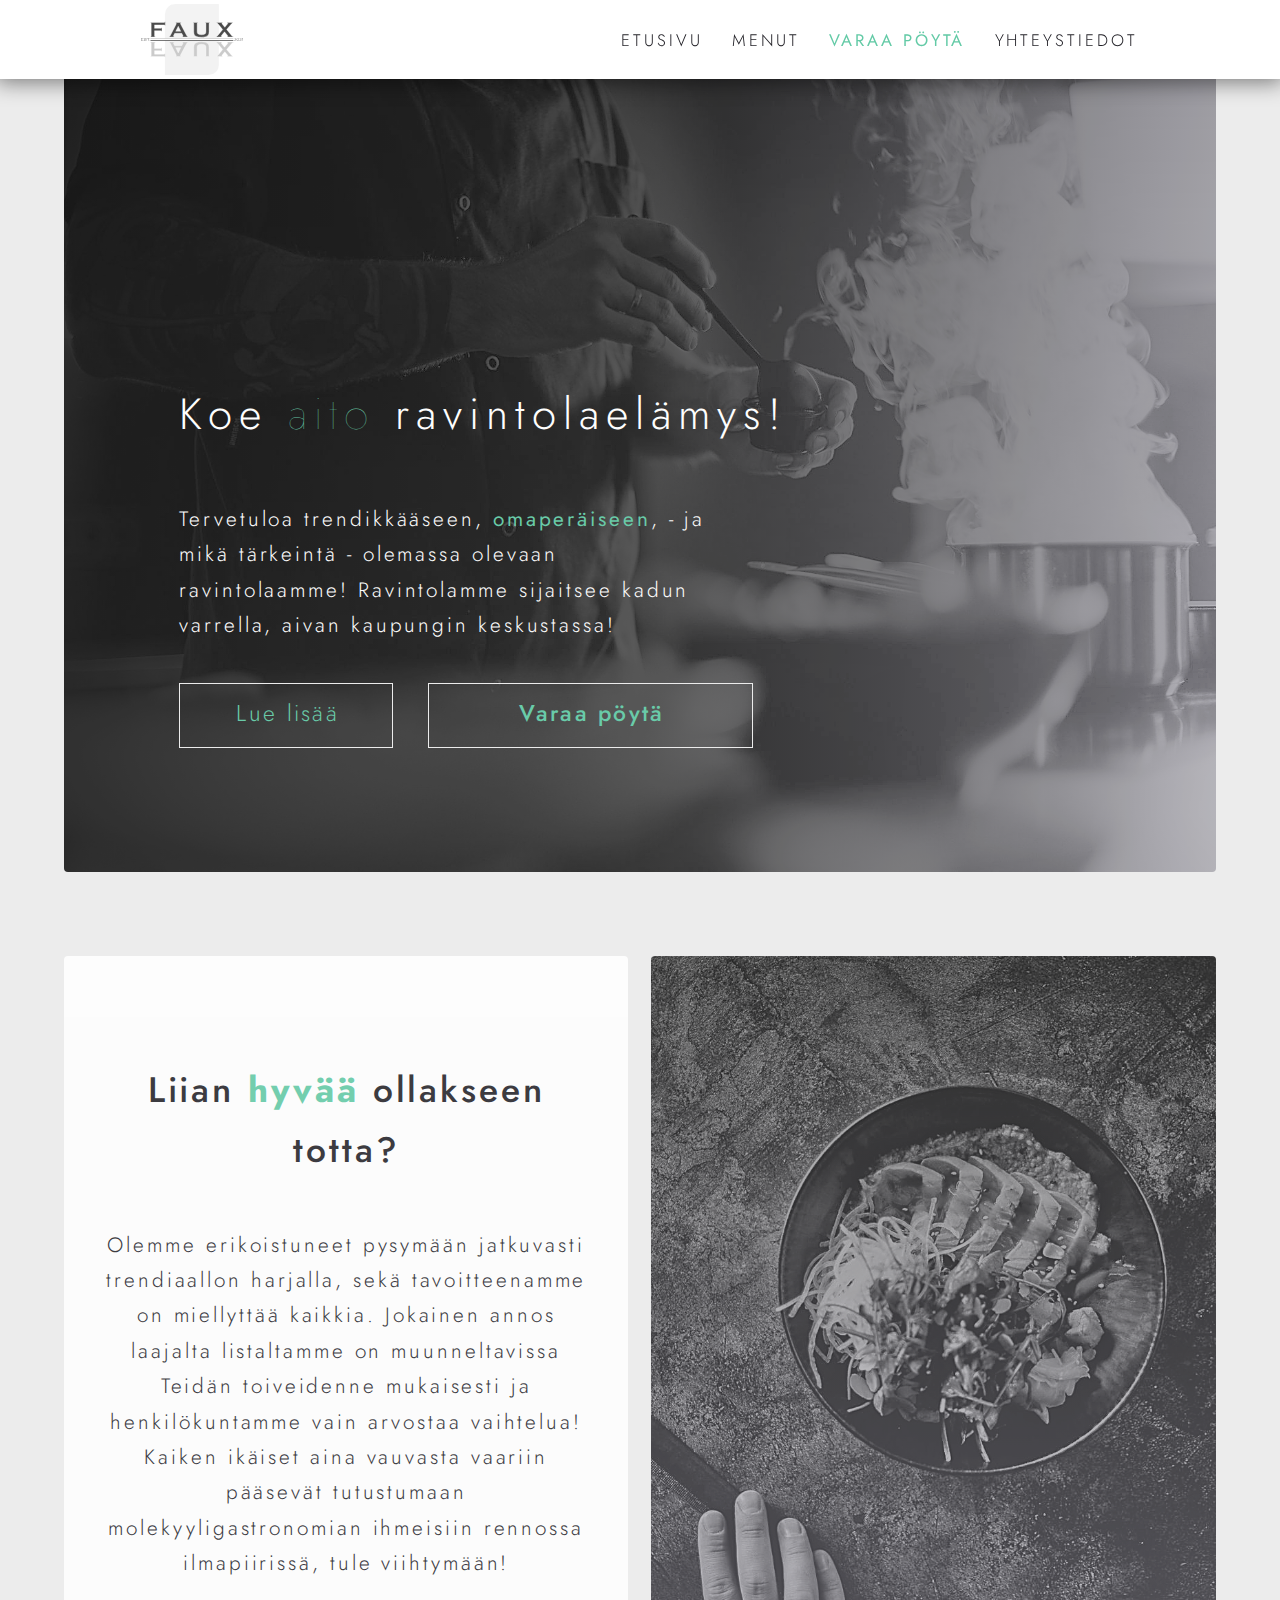
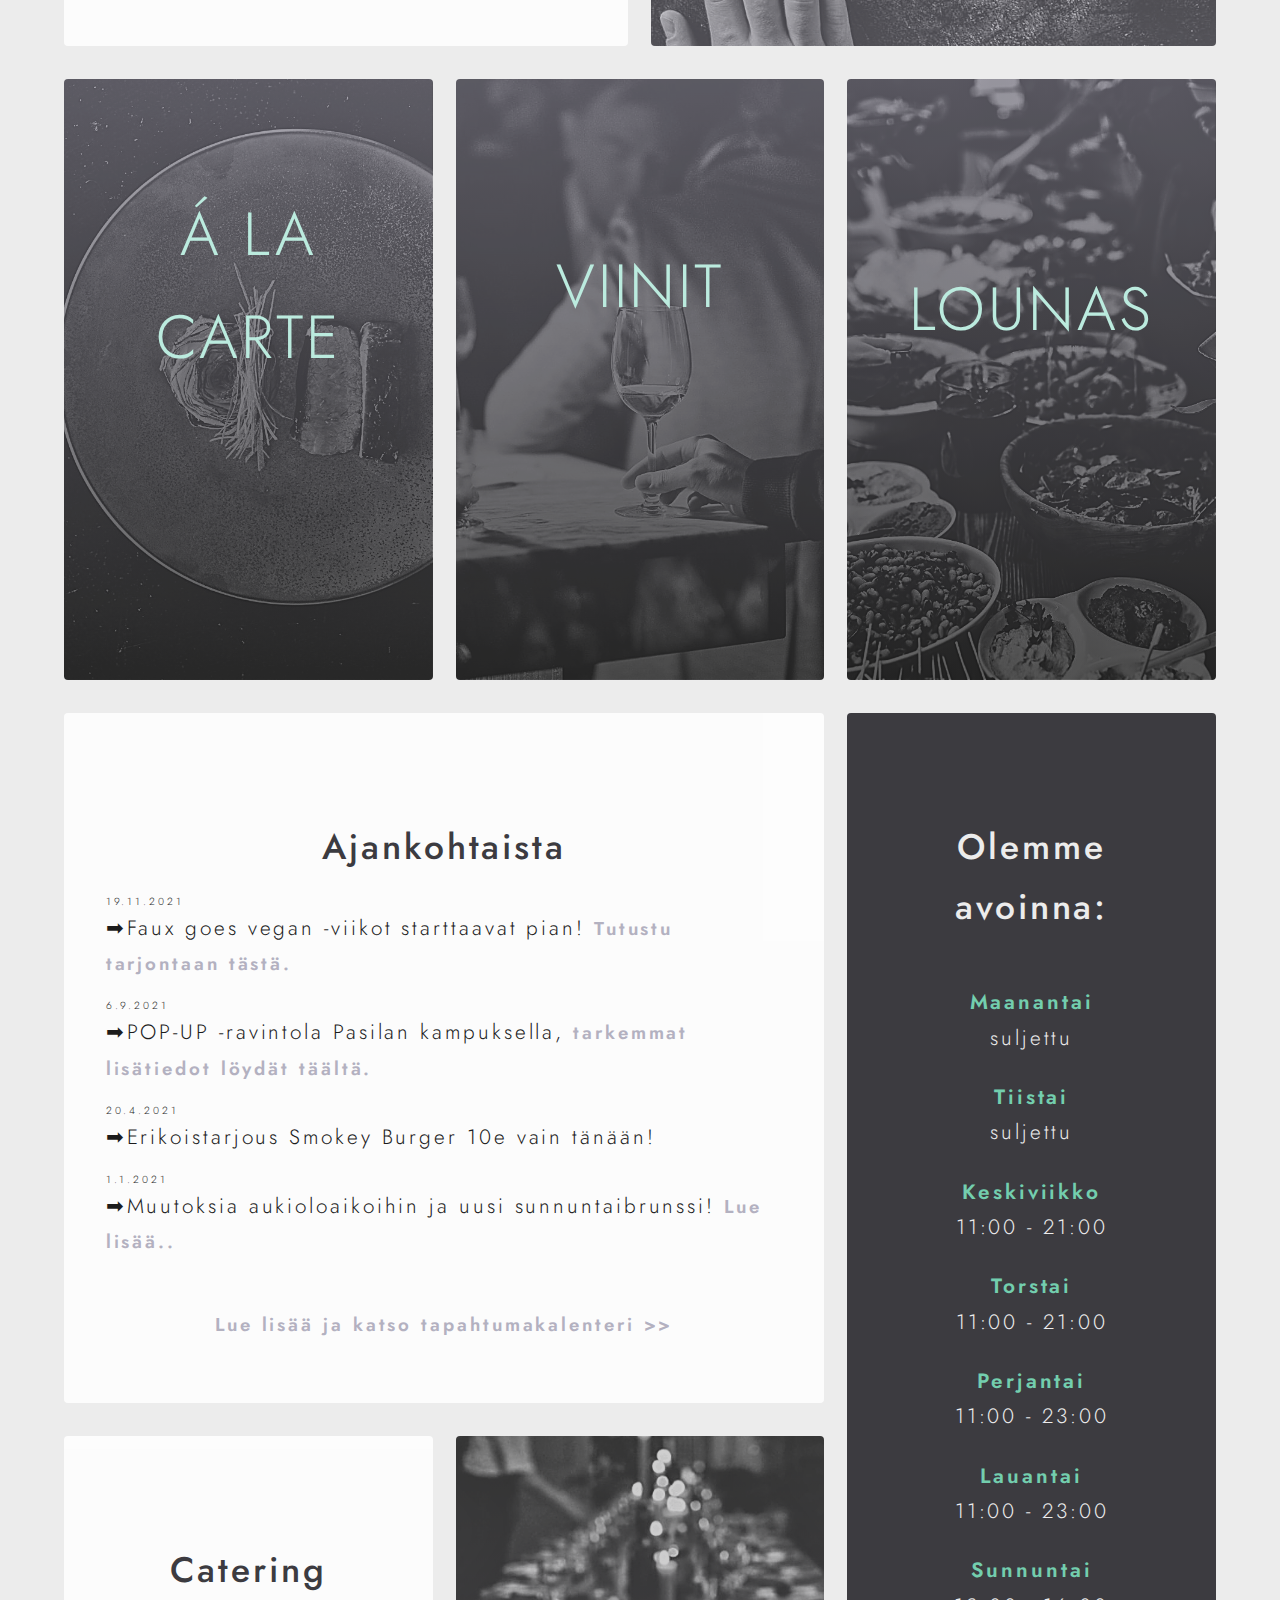
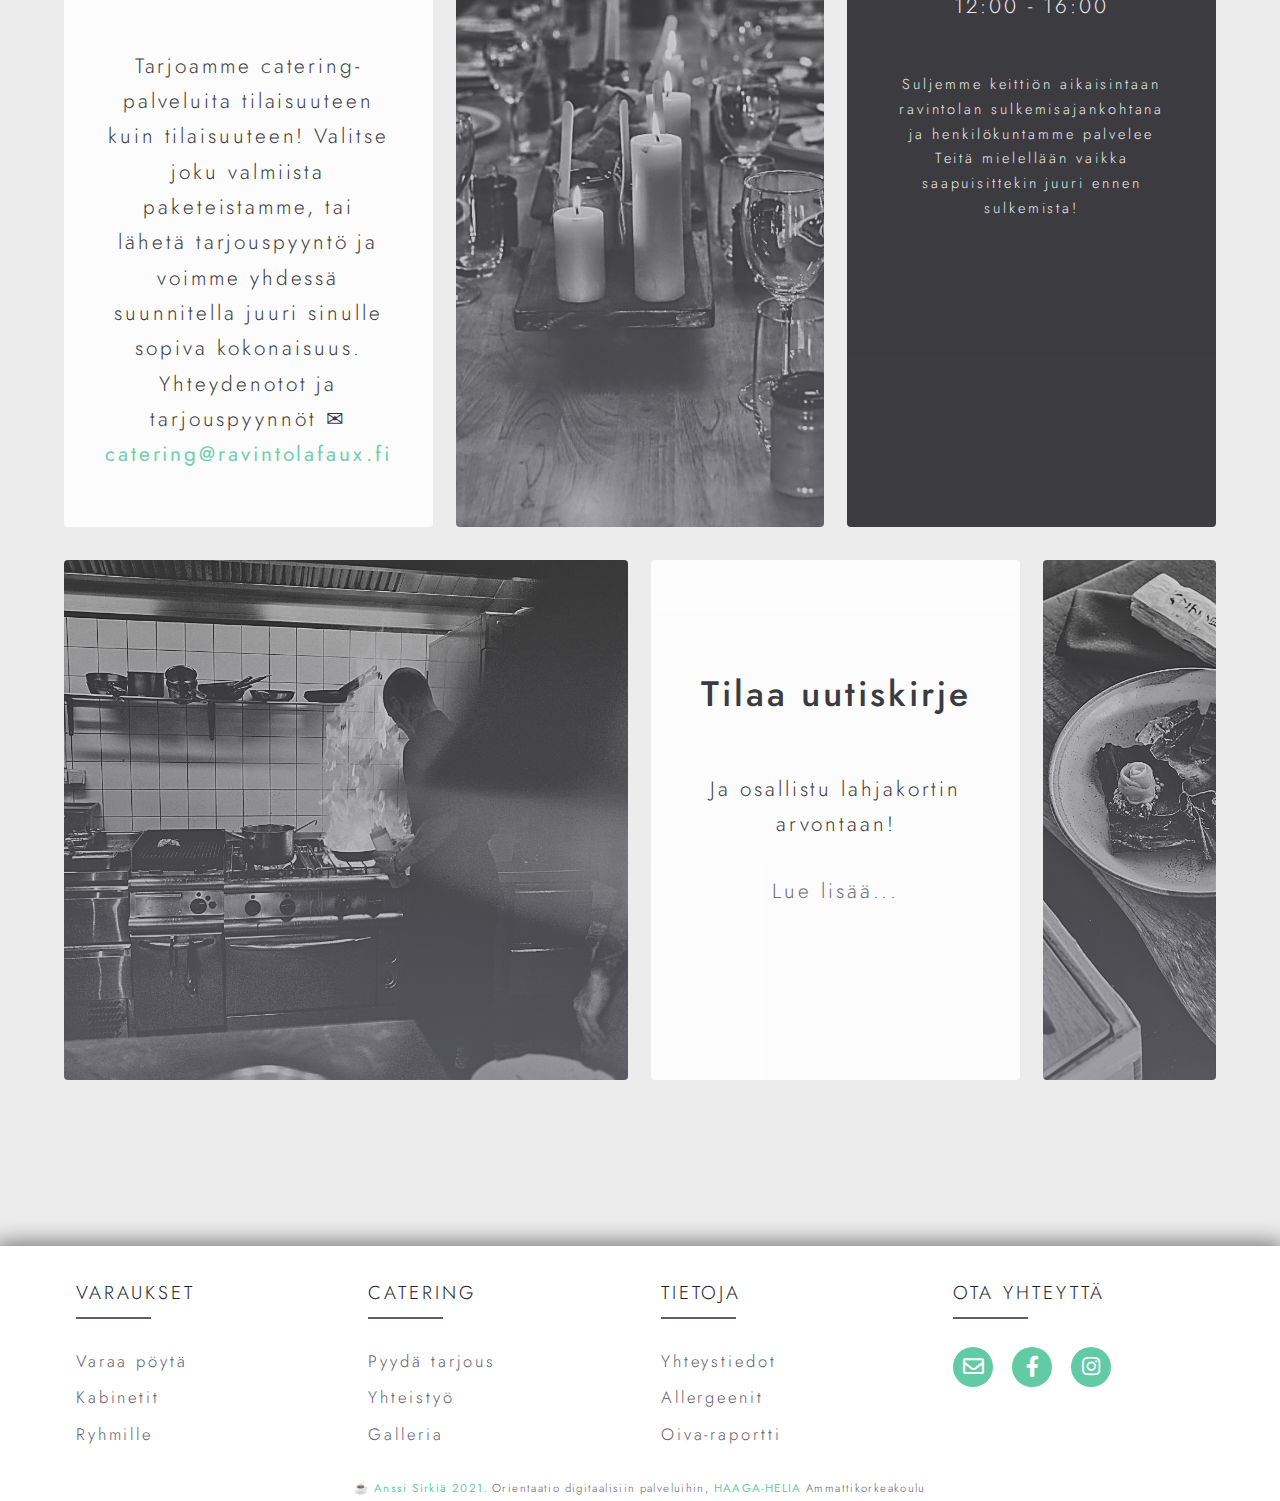
<file: index.html>
<!DOCTYPE html>
<html lang="fi">
<head>
    <title>FAUX</title>
    <meta charset="utf-8">
    <meta name="viewport" content="width=device-width, initial-scale=1.0">
    <link rel="preconnect" href="https://fonts.googleapis.com">
    <link rel="preconnect" href="https://fonts.gstatic.com" crossorigin>
    <link href="https://fonts.googleapis.com/css2?family=Jost:wght@200;300;500;600;700&display=swap" rel="stylesheet"> 
    <link rel="stylesheet" href="css/style.css">
    <link rel="stylesheet" type="text/css" href="https://cdnjs.cloudflare.com/ajax/libs/font-awesome/5.15.4/css/all.min.css">
</head>

<body>

    <header class="navbar-grid">
        <div class="logo-container">
        <a href="#top"><img class="logo" src="img/FAUXlogo.svg" alt="FAUX logo" width="200" height="40"></a>
        </div>
        <input type="checkbox" id="nav-toggle" class="nav-toggle">
        
        <nav>
            <ul>
                <li><a href="index.html">Etusivu</a></li>
                <li><a href="menut.html">Menut</a></li>
                <li><a href="varaa.html"><span class="acc-paksu">Varaa pöytä</span></a></li>
                <li><a href="yhteystiedot.html">Yhteystiedot</a></li>
            </ul>
        </nav>
        
        <label for="nav-toggle" class="nav-toggle-label">
            <span></span> 
        </label>
    </header>


    <section class="hero-container">
        <div class="hero-img hero-img--index">
            <div class="hero-txt">
                <h1>Koe <span class="acc-kevyt">aito</span> ravintolaelämys!</h1>
                <p>Tervetuloa trendikkääseen, <span class="acc-paksu">omaperäiseen</span>, - ja mikä tärkeintä - olemassa olevaan ravintolaamme! 
                    Ravintolamme sijaitsee kadun varrella, aivan kaupungin keskustassa!</p>
            </div>
            <div class="hero-buttons">
                <a href="#intro" class="hero-btn btn-lue">Lue lisää</a>
                <a href="varaa.html" class="hero-btn btn-varaa">Varaa pöytä</a>
            </div>
        </div>
    </section>



    <main class="index-grid">
        <div class="index intro" id="intro">
            <h2>Liian <span class="acc-paksu">hyvää</span> ollakseen totta?</h2>
            <p>Olemme erikoistuneet pysymään jatkuvasti trendiaallon harjalla, sekä tavoitteenamme on miellyttää kaikkia. 
                Jokainen annos laajalta listaltamme on muunneltavissa Teidän toiveidenne mukaisesti ja henkilökuntamme vain arvostaa vaihtelua!
                Kaiken ikäiset aina vauvasta vaariin pääsevät tutustumaan molekyyligastronomian ihmeisiin rennossa ilmapiirissä, tule viihtymään!</p>
        </div>

        <div class="index img img-1">
            <p>Koristekuva</p>
        </div>

        <div class="index index-ruoka bg1">
            <div class="ruoka-teksti">
                <h3><a href="menut.html">á la carte</a></h3>
                <p>Koe <span class="acc-kevyt">sesongin</span> kausittaiset trendimaut.</p>
            </div>
        </div>

        <div class="index index-ruoka bg2">
            <div class="ruoka-teksti">
                <h3><a href="menut.html">viinit</a></h3>
                <p>Oispa kaljaa. Tutustu <span class="acc-kevyt">laajaan</span> viinivalikoimaamme.</p>
            </div>
        </div>

        <div class="index index-ruoka bg3">
            <div class="ruoka-teksti">
                <h3><a href="menut.html">lounas</a></h3>
                <p>Lounas ke-pe <span class="acc-kevyt">11</span>:00 - <span class="acc-kevyt">15</span>:00.</p>
            </div>
        </div>
   
        <div class="index ajankohtaista">
            <h2>Ajankohtaista</h2>
            <dl>
                <dt>19.11.2021</dt>
                <dd>Faux goes vegan -viikot starttaavat pian! <a href="404.html">Tutustu tarjontaan tästä.</a></li>

                <dt>6.9.2021</dt>
                <dd>POP-UP -ravintola Pasilan kampuksella, <a href="404.html">tarkemmat lisätiedot löydät täältä.</a></dd>

                <dt>20.4.2021</dt>
                <dd>Erikoistarjous Smokey Burger 10e vain tänään!</dd>

                <dt>1.1.2021</dt>
                <dd>Muutoksia aukioloaikoihin ja uusi sunnuntaibrunssi! <a href="404">Lue lisää..</a></dd>
            </dl>
            <p><a href="404.html">Lue lisää ja katso tapahtumakalenteri >></a></p>
        </div>

        <div class="index aukiolo">
            <h2>Olemme avoinna:</h2>
            <dl>
                <dt>Maanantai</dt>
                <dd>suljettu</dd>

                <dt>Tiistai</dt>
                <dd>suljettu</dd>

                <dt>Keskiviikko</dt>
                <dd>11:00 - 21:00</dd>

                <dt>Torstai</dt>
                <dd>11:00 - 21:00</dd>

                <dt>Perjantai</dt>
                <dd>11:00 - 23:00</dd>

                <dt>Lauantai</dt>
                <dd>11:00 - 23:00</dd>

                <dt>Sunnuntai</dt>
                <dd>12:00 - 16:00</dd>
            </dl>
                <p> Suljemme keittiön aikaisintaan ravintolan sulkemisajankohtana ja
                    henkilökuntamme palvelee Teitä mielellään vaikka saapuisittekin juuri ennen sulkemista!</p>
        </div>
    
        <div class="index catering">
            <h2>Catering</h2>
            <p>Tarjoamme catering-palveluita tilaisuuteen kuin tilaisuuteen! Valitse joku valmiista paketeistamme, tai
                lähetä tarjouspyyntö ja voimme yhdessä suunnitella juuri sinulle sopiva kokonaisuus. Yhteydenotot ja tarjouspyynnöt &#9993; 
                <span class="acc-paksu">catering@ravintolafaux.fi</span></p>       
        </div>

        <div class="index img img-2">
            <p>Koristekuva</p>
        </div>
    

    <div class="index uutiskirje">
        <h2>Tilaa uutiskirje</h2>
        <p>Ja osallistu lahjakortin arvontaan!</p>
        <a href="404.html">Lue lisää...</a>
    </div>

    <div class="index img img-3">
        <p>Koristekuva</p>
    </div>

    <div class="index img img-4">
        <p>Koristekuva</p>
    </div>
    </main>

    
    <footer class="footer">
        <div class="footer-container">
            <div class="row">

                <div class="footer-col">
                    <h4>Varaukset</h4>
                    <ul>
                        <li><a href="varaa.html">Varaa pöytä</a></li>
                        <li><a href="404.html">Kabinetit</a></li>
                        <li><a href="404.html">Ryhmille</a></li>
                    </ul>
                </div>

                <div class="footer-col">
                    <h4>Catering</h4>
                    <ul>
                        <li><a href="404.html">Pyydä tarjous</a></li>
                        <li><a href="404.html">Yhteistyö</a></li>
                        <li><a href="404.html">Galleria</a></li>
                    </ul>
                </div>

                <div class="footer-col">
                    <h4>Tietoja</h4>
                    <ul>
                        <li><a href="yhteystiedot.html">Yhteystiedot</a></li>
                        <li><a href="404.html">Allergeenit</a></li>
                        <li><a href="404.html">Oiva-raportti</a></li>
                    </ul>
                </div>
    
                <div class="footer-col some">
                        <h4>Ota yhteyttä</h4>
                        <div class="social-links">
                                <a href="404.html"><i class="far fa-envelope"></i></a>
                                <a href="404.html"><i class="fab fa-facebook-f"></i></a>
                                <a href="404.html"><i class="fab fa-instagram"></i></a>
                        </div>
                </div>
            </div>
        </div>
        <p class="tein-ite-ja-saastin"> &#x2615; <span class="acc-paksu">Anssi Sirkiä 2021.</span> Orientaatio digitaalisiin palveluihin, <span class="acc-paksu">HAAGA-HELIA</span> Ammattikorkeakoulu</p>
    </footer>


    
</body>
</html>
</file>
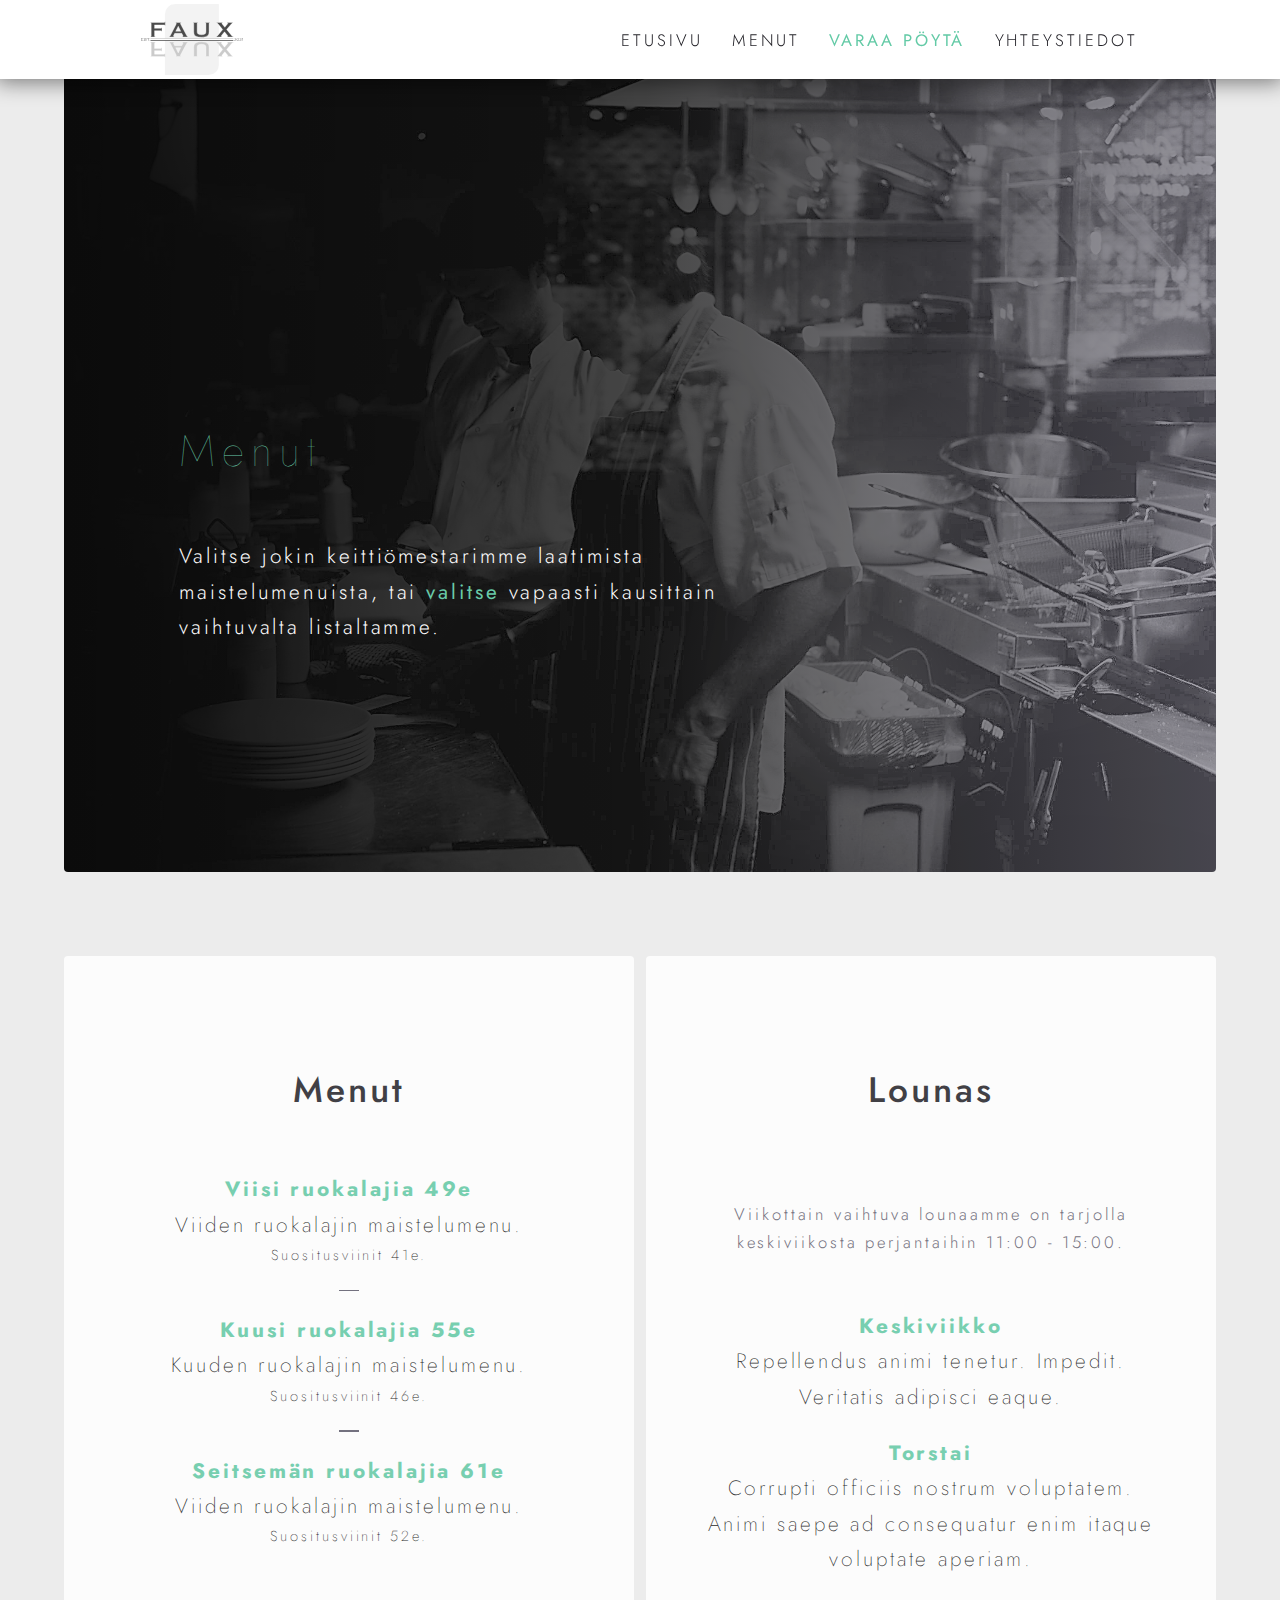
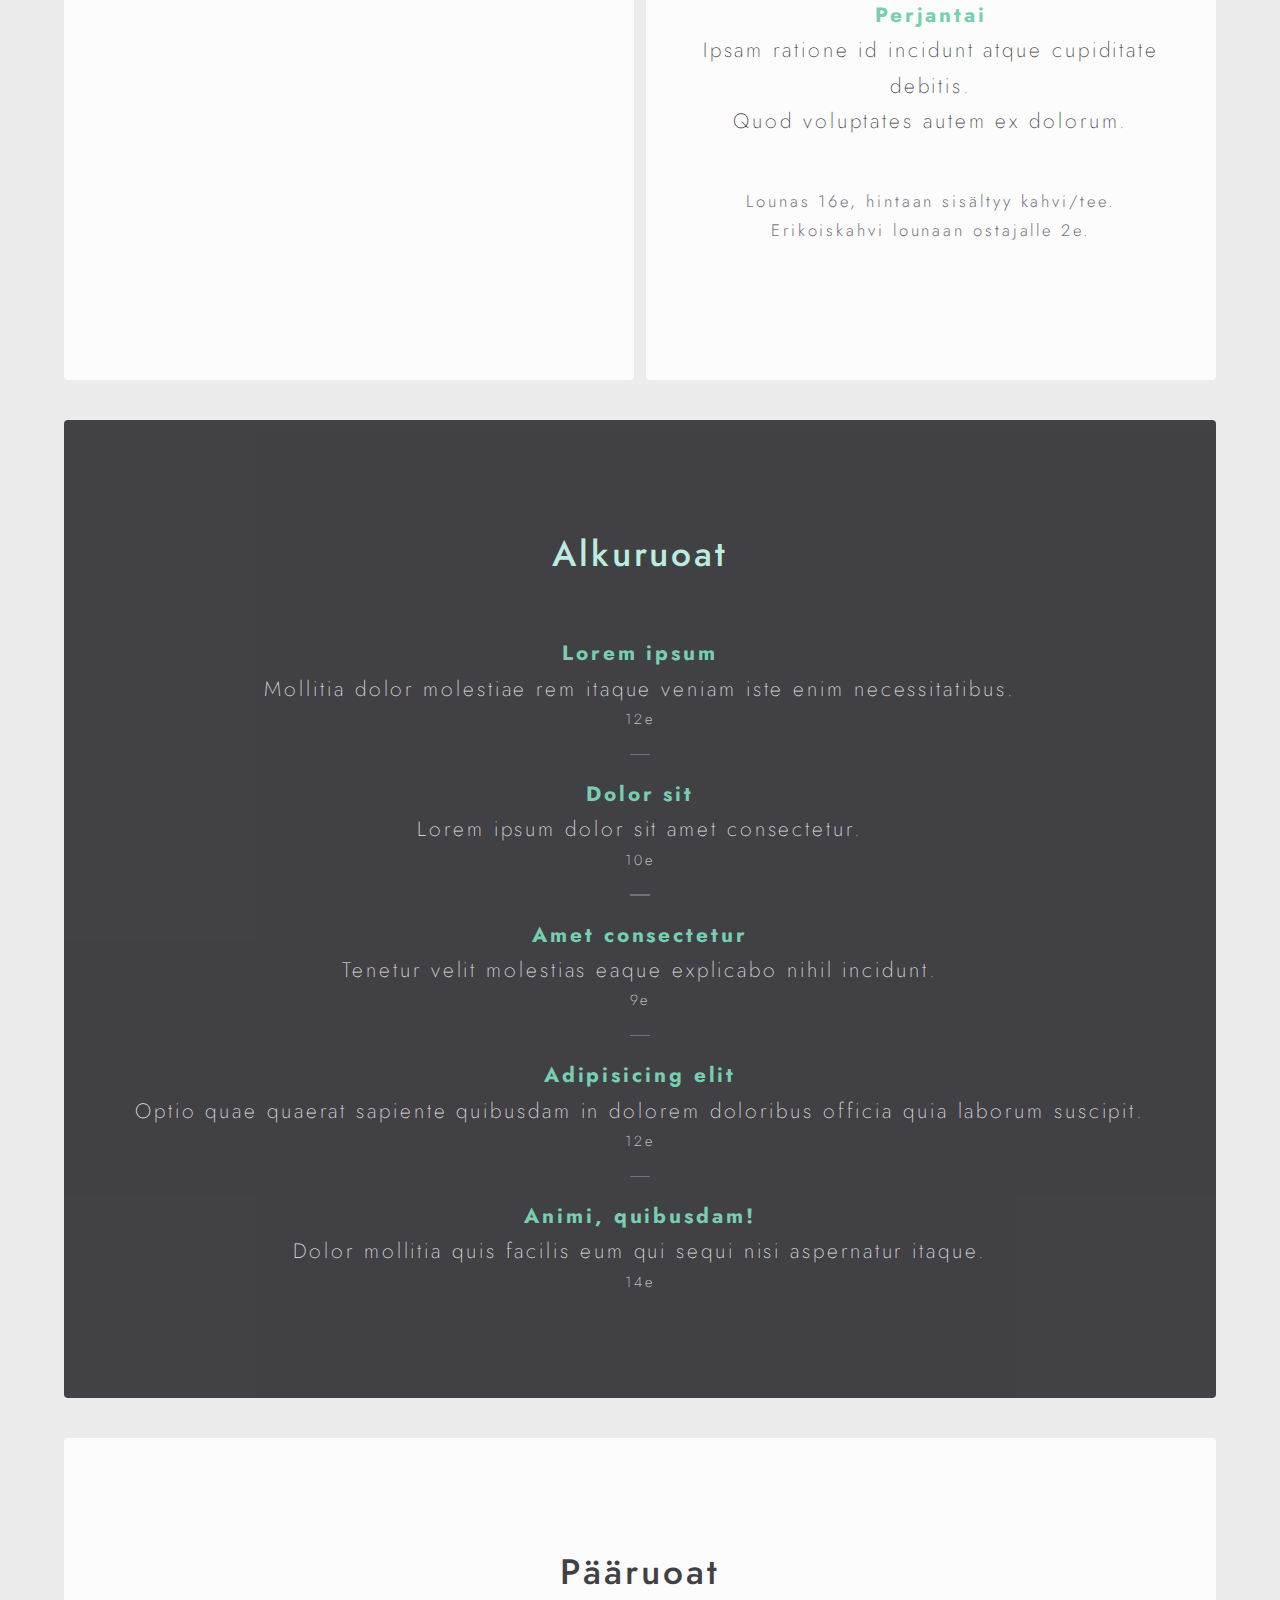
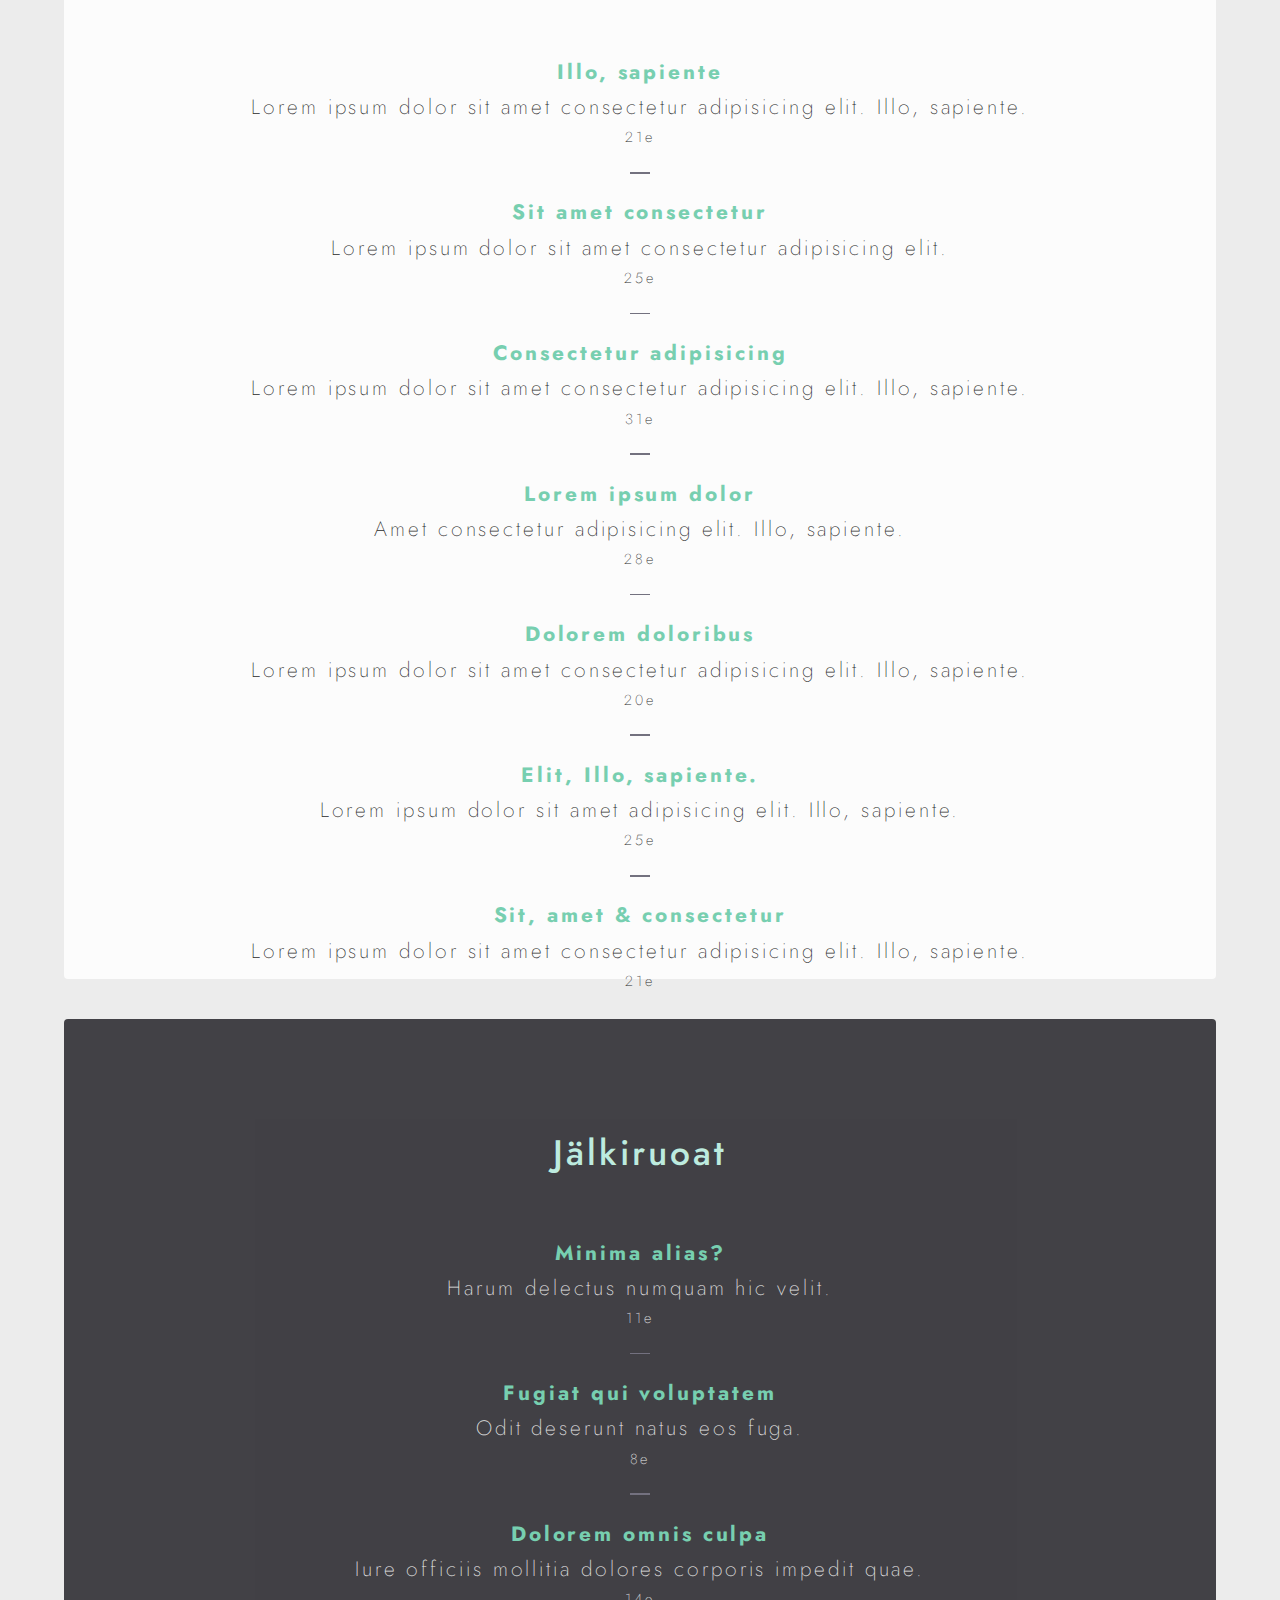
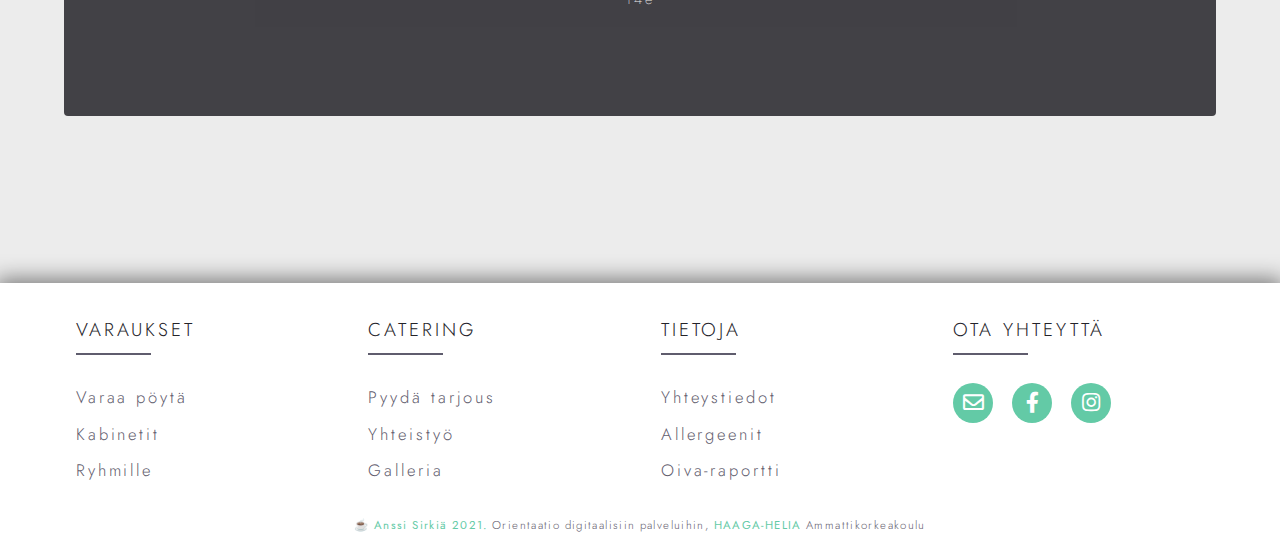
<file: menut.html>
<!DOCTYPE html>
<html lang="fi">
<head>
    <title>FAUX</title>
    <meta charset="utf-8">
    <meta name="viewport" content="width=device-width, initial-scale=1.0">
    <link rel="preconnect" href="https://fonts.googleapis.com">
    <link rel="preconnect" href="https://fonts.gstatic.com" crossorigin>
    <link href="https://fonts.googleapis.com/css2?family=Jost:wght@200;300;500;600;700&display=swap" rel="stylesheet"> 
    <link rel="stylesheet" href="css/style.css">
    <link rel="stylesheet" type="text/css" href="https://cdnjs.cloudflare.com/ajax/libs/font-awesome/5.15.4/css/all.min.css">
</head>

<body>

    <header class="navbar-grid">
        <div class="logo-container">
        <a href="index.html"><img class="logo" src="img/FAUXlogo.svg" alt="FAUX logo" width="200" height="40"></a>
        </div>
        <input type="checkbox" id="nav-toggle" class="nav-toggle">
        
        <nav>
            <ul>
                <li><a href="index.html">Etusivu</a></li>
                <li><a href="menut.html">Menut</a></li>
                <li><a href="varaa.html"><span class="acc-paksu">Varaa pöytä</span></a></li>
                <li><a href="yhteystiedot.html">Yhteystiedot</a></li>
            </ul>
        </nav>
        
        <label for="nav-toggle" class="nav-toggle-label">
            <span></span> 
        </label>
    </header>


    <section class="hero-container">
        <div class="hero-img hero-img--menut">
            <div class="hero-txt">
                <h1><span class="acc-kevyt">Menut</span> </h1>
                <p>Valitse jokin keittiömestarimme laatimista maistelumenuista, tai <span class="acc-paksu">valitse</span>  vapaasti kausittain vaihtuvalta listaltamme.</p>
            </div>
        </div>
    </section>



    <main class="menut-grid">

        <div class="menut maistelumenut">
            <h2>Menut</h2>
            <dl>
                <dt>Viisi ruokalajia 49e</dt>
                <dd>Viiden ruokalajin maistelumenu.</dd>
                <dd class="hinta">Suositusviinit 41e.</dd>

                <dt>Kuusi ruokalajia 55e</dt>
                <dd>Kuuden ruokalajin maistelumenu.</dd>
                <dd class="hinta">Suositusviinit 46e.</dd>

                <dt>Seitsemän ruokalajia 61e</dt>
                <dd>Viiden ruokalajin maistelumenu.</dd>
                <dd class="hinta">Suositusviinit 52e.</dd>
            </dl>
        </div>

        <div class="menut alkuruoat">
            <h3>Alkuruoat</h3>
            <dl>
                <dt>Lorem ipsum</dt>
                <dd> Mollitia dolor molestiae rem itaque veniam iste enim necessitatibus.</dd>
                <dd class="hinta">12e</dd>
    
                <dt>Dolor sit</dt>
                <dd>Lorem ipsum dolor sit amet consectetur.</dd>
                <dd class="hinta">10e</dd>
    
                <dt>Amet consectetur</dt>
                <dd>Tenetur velit molestias eaque explicabo nihil incidunt.</dd>
                <dd class="hinta">9e</dd>
    
                <dt>Adipisicing elit</dt>
                <dd>Optio quae quaerat sapiente quibusdam in dolorem doloribus officia quia laborum suscipit.</dd>
                <dd class="hinta">12e</dd>
    
                <dt>Animi, quibusdam!</dt>
                <dd>Dolor mollitia quis facilis eum qui sequi nisi aspernatur itaque.</dd>
                <dd class="hinta">14e</dd>
            </dl>
        </div>

        <div class="menut paaruoat">
            <h3>Pääruoat</h3>
            <dl>
                <dt>Illo, sapiente</dt>
                <dd>Lorem ipsum dolor sit amet consectetur adipisicing elit. Illo, sapiente.</dd>
                <dd class="hinta">21e</dd>

                <dt>Sit amet consectetur </dt>
                <dd>Lorem ipsum dolor sit amet consectetur adipisicing elit.</dd>
                <dd class="hinta">25e</dd>

                <dt>Consectetur adipisicing</dt>
                <dd>Lorem ipsum dolor sit amet consectetur adipisicing elit. Illo, sapiente.</dd>
                <dd class="hinta">31e</dd>

                <dt>Lorem ipsum dolor</dt>
                <dd>Amet consectetur adipisicing elit. Illo, sapiente.</dd>
                <dd class="hinta">28e</dd>

                <dt>Dolorem doloribus</dt>
                <dd>Lorem ipsum dolor sit amet consectetur adipisicing elit. Illo, sapiente.</dd>
                <dd class="hinta">20e</dd>

                <dt>Elit, Illo, sapiente.</dt>
                <dd>Lorem ipsum dolor sit amet  adipisicing elit. Illo, sapiente.</dd>
                <dd class="hinta">25e</dd>

                <dt>Sit, amet & consectetur</dt>
                <dd>Lorem ipsum dolor sit amet consectetur adipisicing elit. Illo, sapiente.</dd>
                <dd class="hinta">21e</dd>
            </dl>
        </div>

        <div class="menut jalkiruoat">
            <h3>Jälkiruoat</h3>
            <dl>
                <dt>Minima alias?</dt>
                <dd>Harum delectus numquam hic velit.</dd>
                <dd class="hinta">11e</dd>

                <dt>Fugiat qui voluptatem</dt>
                <dd>Odit deserunt natus eos fuga.</dd>
                <dd class="hinta">8e</dd>

                <dt>Dolorem omnis culpa</dt>
                <dd>Iure officiis mollitia dolores corporis impedit quae.</dd>
                <dd class="hinta">14e</dd>
            </dl>
        </div>

        <div class="menut lounas">
            <h2>Lounas</h2>
        <p>Viikottain vaihtuva lounaamme on tarjolla keskiviikosta perjantaihin 11:00 - 15:00. </p>
        <dl>
            <dt>Keskiviikko</dt>
            <dd>Repellendus animi tenetur. Impedit.</dd>
            <dd>Veritatis adipisci eaque.</dd>

            <dt>Torstai</dt>
            <dd>Corrupti officiis nostrum voluptatem.</dd>
            <dd>Animi saepe ad consequatur enim itaque voluptate aperiam.</dd>

            <dt>Perjantai</dt>
            <dd>Ipsam ratione id incidunt atque cupiditate debitis.</dd>
            <dd>Quod voluptates autem ex dolorum.</dd>

            
        </dl>
        <p>Lounas 16e, hintaan sisältyy kahvi/tee. Erikoiskahvi lounaan ostajalle 2e.</p>
        </div>

 
    </main>

    
    <footer class="footer">
        <div class="footer-container">
            <div class="row">

                <div class="footer-col">
                    <h4>Varaukset</h4>
                    <ul>
                        <li><a href="varaa.html">Varaa pöytä</a></li>
                        <li><a href="404.html">Kabinetit</a></li>
                        <li><a href="404.html">Ryhmille</a></li>
                    </ul>
                </div>

                <div class="footer-col">
                    <h4>Catering</h4>
                    <ul>
                        <li><a href="404.html">Pyydä tarjous</a></li>
                        <li><a href="404.html">Yhteistyö</a></li>
                        <li><a href="404.html">Galleria</a></li>
                    </ul>
                </div>

                <div class="footer-col">
                    <h4>Tietoja</h4>
                    <ul>
                        <li><a href="yhteystiedot.html">Yhteystiedot</a></li>
                        <li><a href="404.html">Allergeenit</a></li>
                        <li><a href="404.html">Oiva-raportti</a></li>
                    </ul>
                </div>
    
                <div class="footer-col some">
                        <h4>Ota yhteyttä</h4>
                        <div class="social-links">
                                <a href="404.html"><i class="far fa-envelope"></i></a>
                                <a href="404.html"><i class="fab fa-facebook-f"></i></a>
                                <a href="404.html"><i class="fab fa-instagram"></i></a>
                        </div>
                </div>
            </div>
        </div>
        <p class="tein-ite-ja-saastin"> &#x2615; <span class="acc-paksu">Anssi Sirkiä 2021.</span> Orientaatio digitaalisiin palveluihin, <span class="acc-paksu">HAAGA-HELIA</span> Ammattikorkeakoulu</p>
    </footer>


    
</body>
</html>
</file>
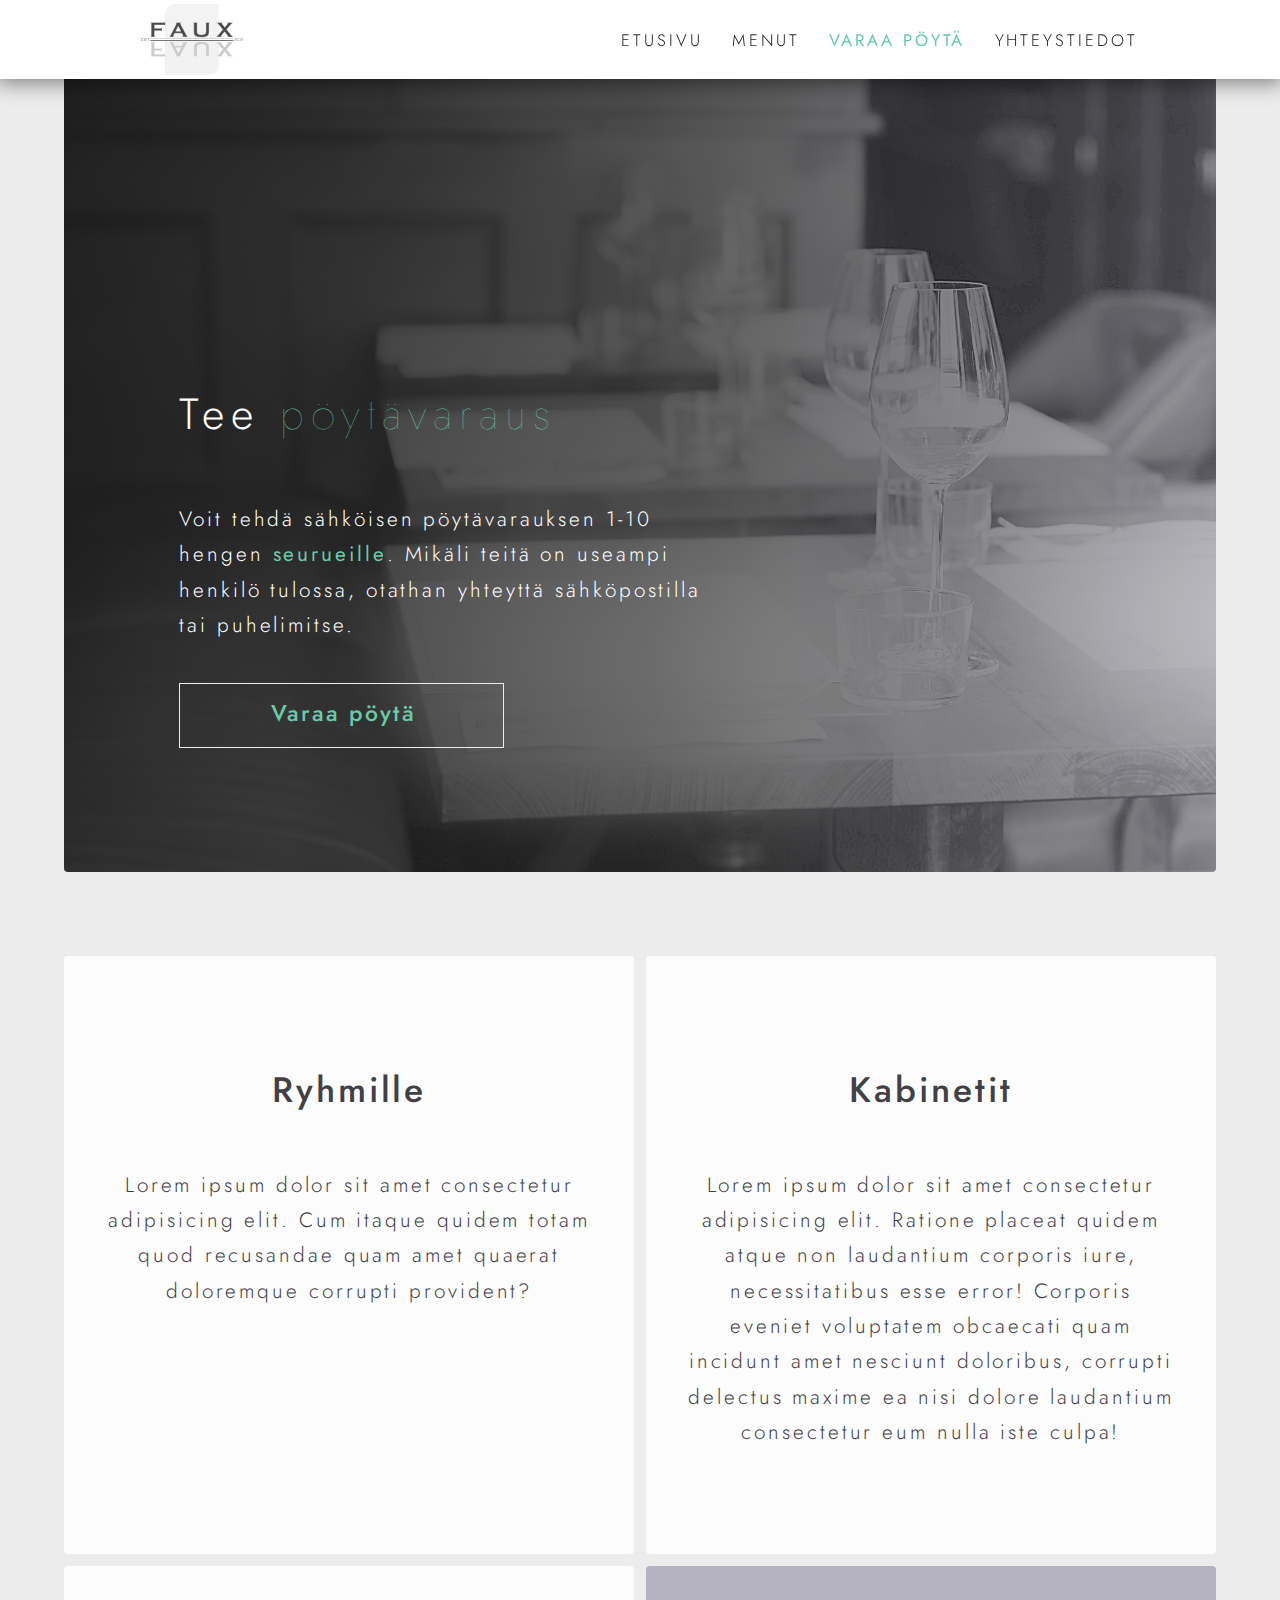
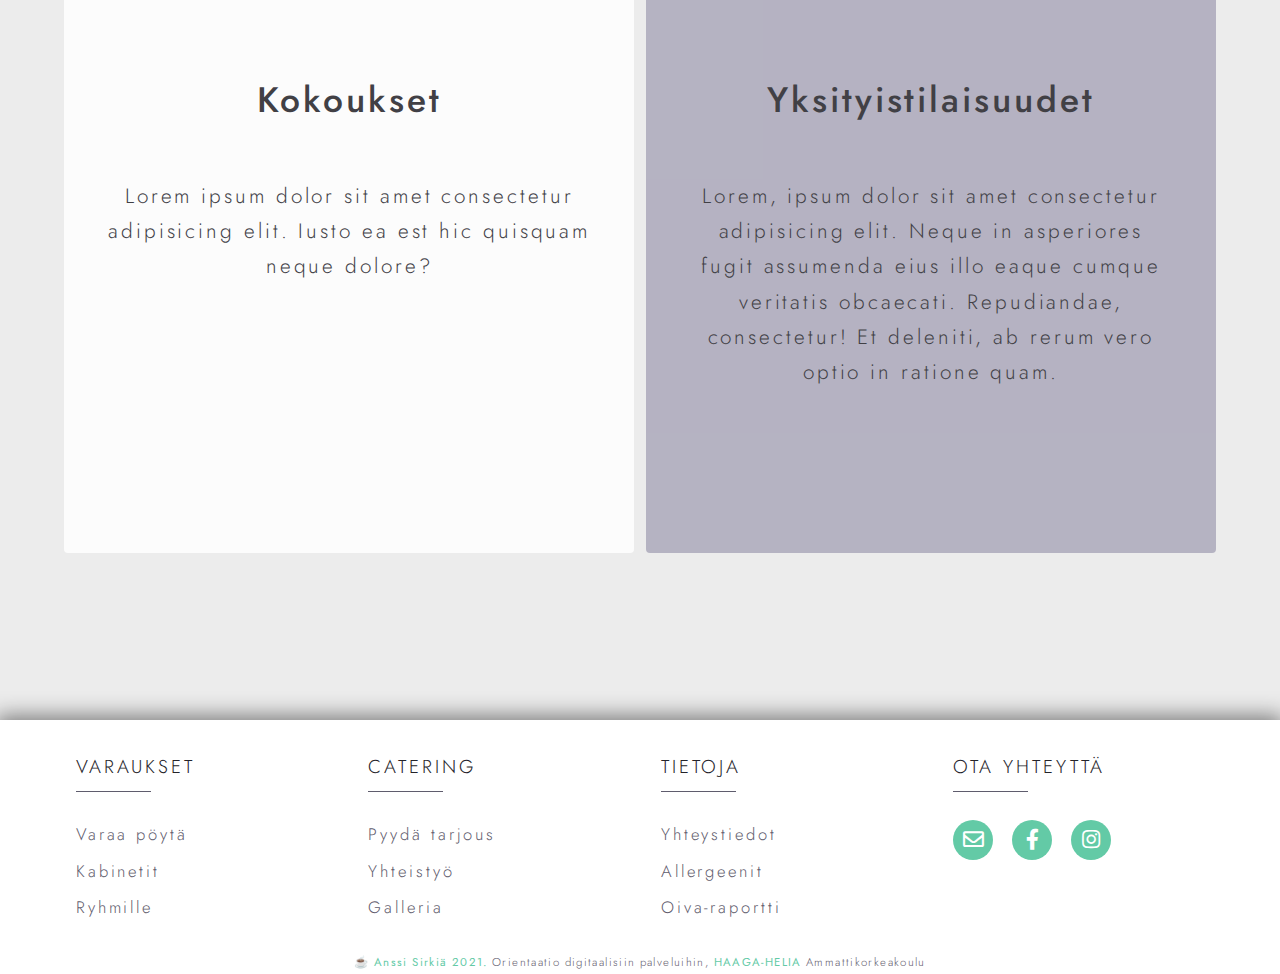
<file: varaa.html>
<!DOCTYPE html>
<html lang="fi">
<head>
    <title>FAUX</title>
    <meta charset="utf-8">
    <meta name="viewport" content="width=device-width, initial-scale=1.0">
    <link rel="preconnect" href="https://fonts.googleapis.com">
    <link rel="preconnect" href="https://fonts.gstatic.com" crossorigin>
    <link href="https://fonts.googleapis.com/css2?family=Jost:wght@200;300;500;600;700&display=swap" rel="stylesheet"> 
    <link rel="stylesheet" href="css/style.css">
    <link rel="stylesheet" type="text/css" href="https://cdnjs.cloudflare.com/ajax/libs/font-awesome/5.15.4/css/all.min.css">
</head>

<body>

    <header class="navbar-grid">
        <div class="logo-container">
        <a href="index.html"><img class="logo" src="img/FAUXlogo.svg" alt="FAUX logo" width="200" height="40"></a>
        </div>
        <input type="checkbox" id="nav-toggle" class="nav-toggle">
        
        <nav>
            <ul>
                <li><a href="index.html">Etusivu</a></li>
                <li><a href="menut.html">Menut</a></li>
                <li><a href="varaa.html"><span class="acc-paksu">Varaa pöytä</span></a></li>
                <li><a href="yhteystiedot.html">Yhteystiedot</a></li>
            </ul>
        </nav>
        
        <label for="nav-toggle" class="nav-toggle-label">
            <span></span> 
        </label>
    </header>


    <section class="hero-container">
        <div class="hero-img hero-img--varaa">
            <div class="hero-txt">
                <h1>Tee <span class="acc-kevyt">pöytävaraus</span></h1>
                <p>Voit tehdä sähköisen pöytävarauksen 1-10 hengen <span class="acc-paksu">seurueille</span>. Mikäli teitä on useampi henkilö tulossa, otathan yhteyttä sähköpostilla tai puhelimitse.</p>
            </div>
            <div class="hero-buttons">
                <a href="404.html" class="hero-btn">Varaa pöytä</a>
            </div>
        </div>
    </section>



    <main class="varaa-grid">

        <div class="varaa ryhmille">
            <h2>Ryhmille</h2>
            <p>Lorem ipsum dolor sit amet consectetur adipisicing elit. Cum itaque quidem totam quod recusandae quam amet quaerat doloremque corrupti provident?</p>
        </div>

        <div class="varaa kabinetit">
            <h2>Kabinetit</h2>
            <p>Lorem ipsum dolor sit amet consectetur adipisicing elit. Ratione placeat quidem atque non laudantium corporis iure, necessitatibus esse error! Corporis eveniet voluptatem obcaecati 
            quam incidunt amet nesciunt doloribus, corrupti delectus maxime ea nisi dolore laudantium consectetur eum nulla iste culpa!</p>
        </div>

        <div class="varaa kokoukset">
            <h3>Kokoukset</h3>
            <p>Lorem ipsum dolor sit amet consectetur adipisicing elit. Iusto ea est hic quisquam neque dolore?</p>
        </div>

        <div class="varaa yksityistilaisuudet">
            <h3>Yksityistilaisuudet</h3>
            <p>Lorem, ipsum dolor sit amet consectetur adipisicing elit. Neque in asperiores fugit assumenda eius illo eaque cumque veritatis obcaecati. 
            Repudiandae, consectetur! Et deleniti, ab rerum vero optio in ratione quam.</p>
        </div>

    </main>

    
    <footer class="footer">
        <div class="footer-container">
            <div class="row">

                <div class="footer-col">
                    <h4>Varaukset</h4>
                    <ul>
                        <li><a href="varaa.html">Varaa pöytä</a></li>
                        <li><a href="404.html">Kabinetit</a></li>
                        <li><a href="404.html">Ryhmille</a></li>
                    </ul>
                </div>

                <div class="footer-col">
                    <h4>Catering</h4>
                    <ul>
                        <li><a href="404.html">Pyydä tarjous</a></li>
                        <li><a href="404.html">Yhteistyö</a></li>
                        <li><a href="404.html">Galleria</a></li>
                    </ul>
                </div>

                <div class="footer-col">
                    <h4>Tietoja</h4>
                    <ul>
                        <li><a href="yhteystiedot.html">Yhteystiedot</a></li>
                        <li><a href="404.html">Allergeenit</a></li>
                        <li><a href="404.html">Oiva-raportti</a></li>
                    </ul>
                </div>
    
                <div class="footer-col some">
                        <h4>Ota yhteyttä</h4>
                        <div class="social-links">
                                <a href="404.html"><i class="far fa-envelope"></i></a>
                                <a href="404.html"><i class="fab fa-facebook-f"></i></a>
                                <a href="404.html"><i class="fab fa-instagram"></i></a>
                        </div>
                </div>
            </div>
        </div>
        <p class="tein-ite-ja-saastin"> &#x2615; <span class="acc-paksu">Anssi Sirkiä 2021.</span> Orientaatio digitaalisiin palveluihin, <span class="acc-paksu">HAAGA-HELIA</span> Ammattikorkeakoulu</p>
    </footer>


    
</body>
</html>
</file>
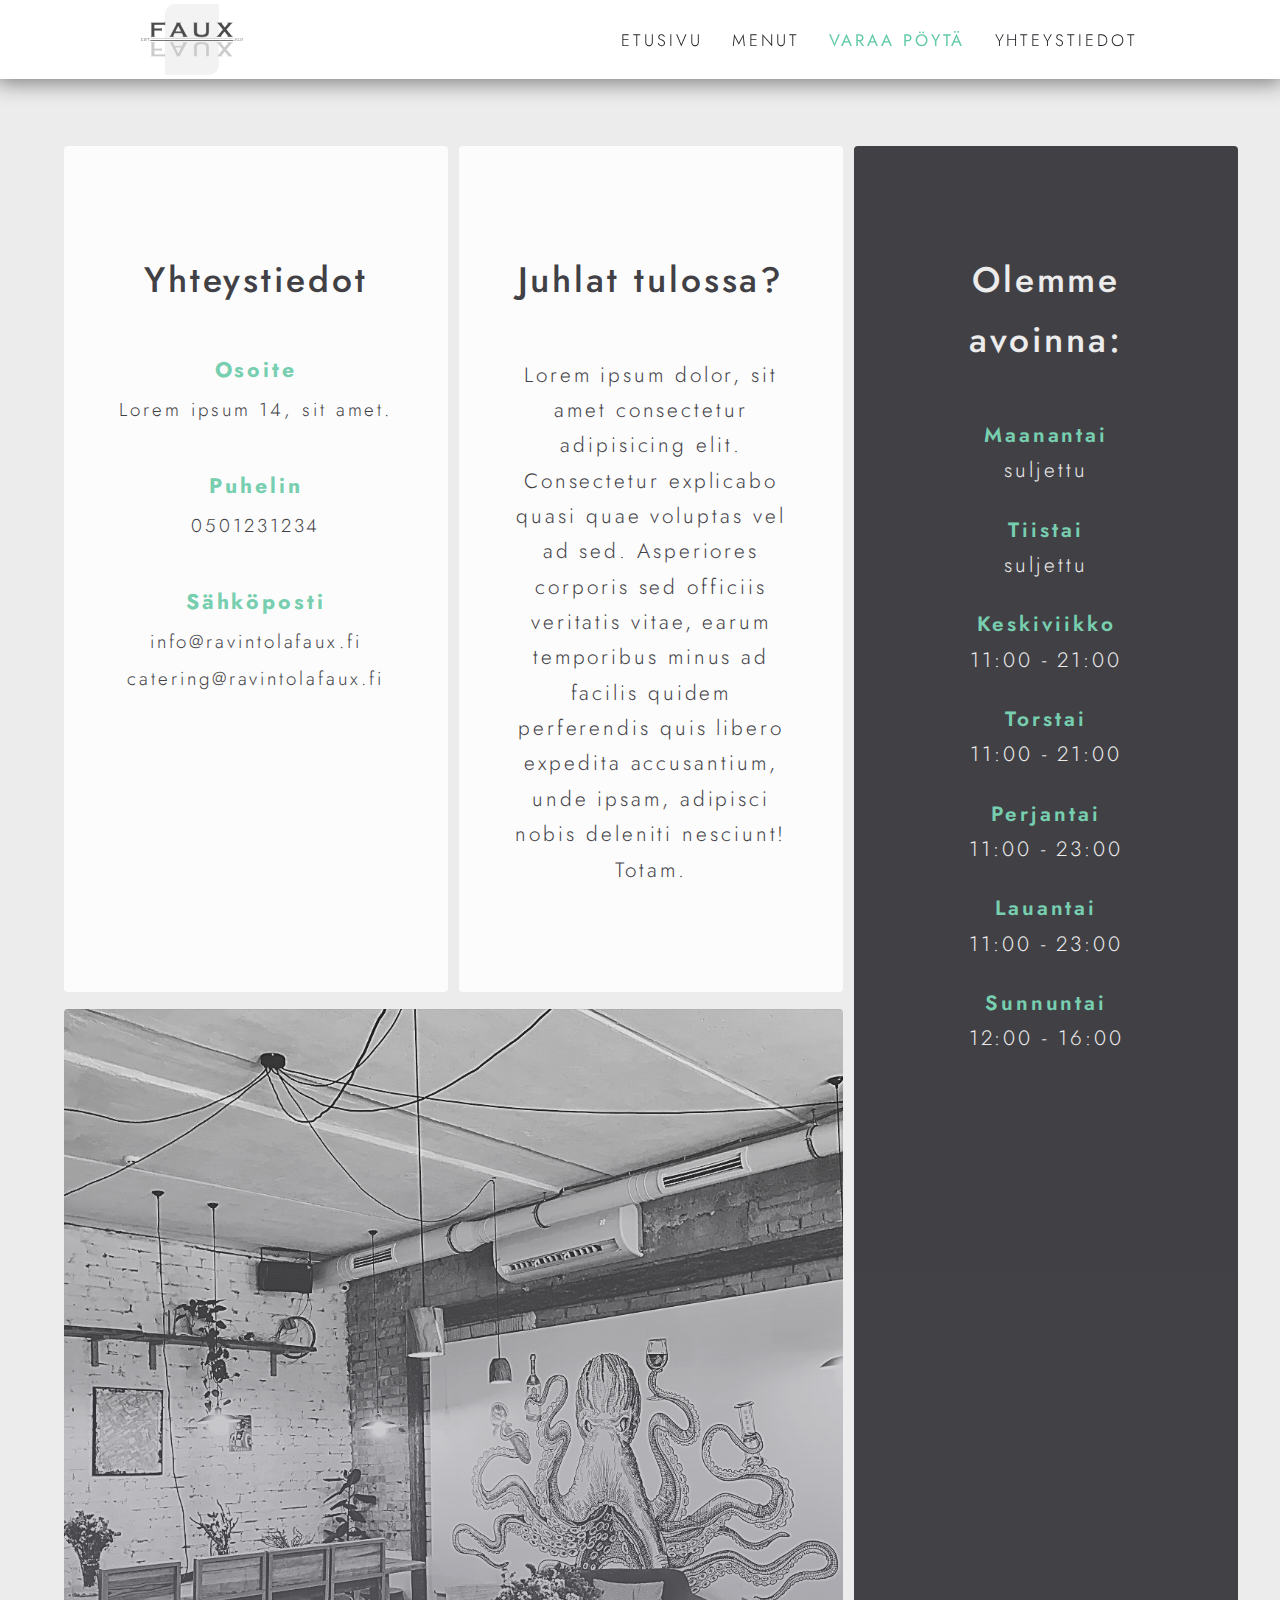
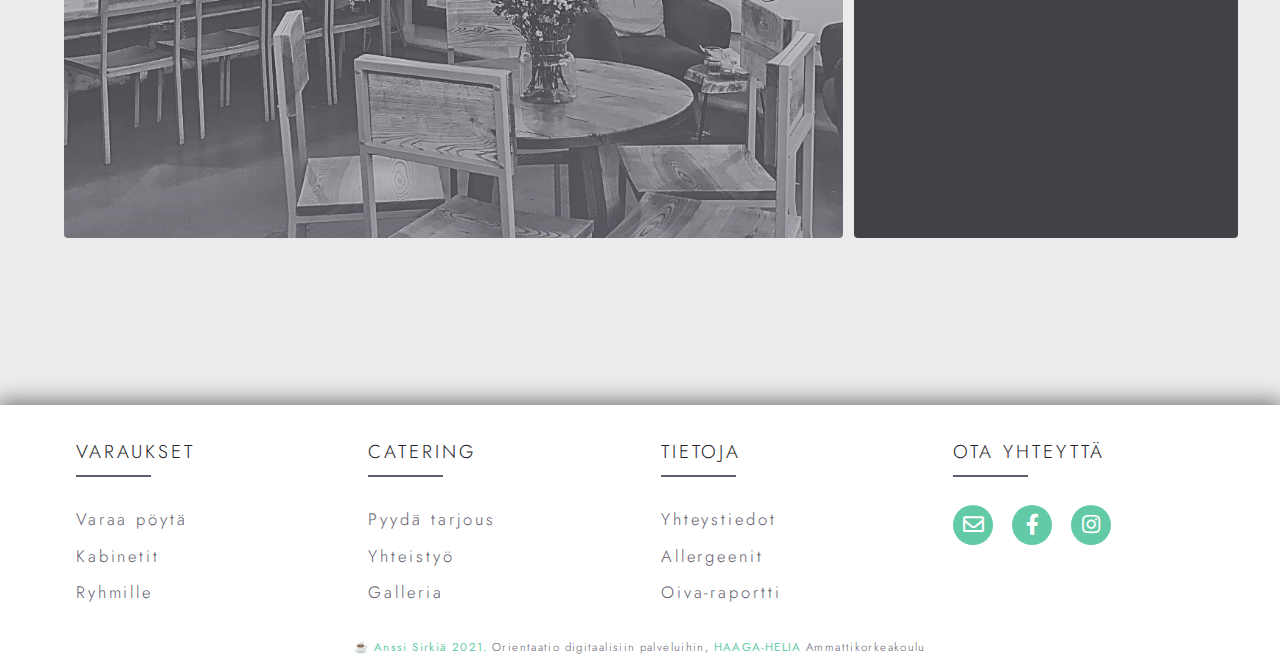
<file: yhteystiedot.html>
<!DOCTYPE html>
<html lang="fi">
<head>
    <title>FAUX</title>
    <meta charset="utf-8">
    <meta name="viewport" content="width=device-width, initial-scale=1.0">
    <link rel="preconnect" href="https://fonts.googleapis.com">
    <link rel="preconnect" href="https://fonts.gstatic.com" crossorigin>
    <link href="https://fonts.googleapis.com/css2?family=Jost:wght@200;300;500;600;700&display=swap" rel="stylesheet"> 
    <link rel="stylesheet" href="css/style.css">
    <link rel="stylesheet" type="text/css" href="https://cdnjs.cloudflare.com/ajax/libs/font-awesome/5.15.4/css/all.min.css">
</head>

<body>

    <header class="navbar-grid">
        <div class="logo-container">
        <a href="index.html"><img class="logo" src="img/FAUXlogo.svg" alt="FAUX logo" width="200" height="40"></a>
        </div>
        <input type="checkbox" id="nav-toggle" class="nav-toggle">
        
        <nav>
            <ul>
                <li><a href="index.html">Etusivu</a></li>
                <li><a href="menut.html">Menut</a></li>
                <li><a href="varaa.html"><span class="acc-paksu">Varaa pöytä</span></a></li>
                <li><a href="yhteystiedot.html">Yhteystiedot</a></li>
            </ul>
        </nav>
        
        <label for="nav-toggle" class="nav-toggle-label">
            <span></span> 
        </label>
    </header>

    <main class="yhteystiedot-grid">

        <div class="yhteystiedot tiedot">
            <h2>Yhteystiedot</h1>
            <dl>
                <dt>Osoite</dt>
                <dd>Lorem ipsum 14, sit amet.</dd>

                <dt>Puhelin</dt>
                <dd>0501231234</dd>

                <dt>Sähköposti</dt>
                <dd>info@ravintolafaux.fi</dd>
                <dd>catering@ravintolafaux.fi</dd>
            </dl>
        </div>

        <div class="yhteystiedot aukiolo yht-aukiolo">
            <h2>Olemme avoinna:</h2>
            <dl>
                <dt>Maanantai</dt>
                <dd>suljettu</dd>

                <dt>Tiistai</dt>
                <dd>suljettu</dd>

                <dt>Keskiviikko</dt>
                <dd>11:00 - 21:00</dd>

                <dt>Torstai</dt>
                <dd>11:00 - 21:00</dd>

                <dt>Perjantai</dt>
                <dd>11:00 - 23:00</dd>

                <dt>Lauantai</dt>
                <dd>11:00 - 23:00</dd>

                <dt>Sunnuntai</dt>
                <dd>12:00 - 16:00</dd>
            </dl>
                <p> Suljemme keittiön aikaisintaan ravintolan sulkemisajankohtana ja
                    henkilökuntamme palvelee Teitä mielellään vaikka saapuisittekin juuri ennen sulkemista!</p>
        </div>

        <div class="yhteystiedot juhlat">
            <h2>Juhlat tulossa?</h2>
            <p>Lorem ipsum dolor, sit amet consectetur adipisicing elit. Consectetur explicabo quasi quae voluptas vel ad sed. Asperiores corporis sed officiis veritatis vitae, 
            earum temporibus minus ad facilis quidem perferendis quis libero expedita accusantium, unde ipsam, adipisci nobis deleniti nesciunt! Totam.</p>
        </div>

        <div class="index img img-5">
            <p>Koristekuva</p>
        </div>
    </main>

    
    <footer class="footer">
        <div class="footer-container">
            <div class="row">

                <div class="footer-col">
                    <h4>Varaukset</h4>
                    <ul>
                        <li><a href="varaa.html">Varaa pöytä</a></li>
                        <li><a href="404.html">Kabinetit</a></li>
                        <li><a href="404.html">Ryhmille</a></li>
                    </ul>
                </div>

                <div class="footer-col">
                    <h4>Catering</h4>
                    <ul>
                        <li><a href="404.html">Pyydä tarjous</a></li>
                        <li><a href="404.html">Yhteistyö</a></li>
                        <li><a href="404.html">Galleria</a></li>
                    </ul>
                </div>

                <div class="footer-col">
                    <h4>Tietoja</h4>
                    <ul>
                        <li><a href="yhteystiedot.html">Yhteystiedot</a></li>
                        <li><a href="404.html">Allergeenit</a></li>
                        <li><a href="404.html">Oiva-raportti</a></li>
                    </ul>
                </div>
    
                <div class="footer-col some">
                        <h4>Ota yhteyttä</h4>
                        <div class="social-links">
                                <a href="404.html"><i class="far fa-envelope"></i></a>
                                <a href="404.html"><i class="fab fa-facebook-f"></i></a>
                                <a href="404.html"><i class="fab fa-instagram"></i></a>
                        </div>
                </div>
            </div>
        </div>
        <p class="tein-ite-ja-saastin"> &#x2615; <span class="acc-paksu">Anssi Sirkiä 2021.</span> Orientaatio digitaalisiin palveluihin, <span class="acc-paksu">HAAGA-HELIA</span> Ammattikorkeakoulu</p>
    </footer>


    
</body>
</html>
</file>
<file: css/style.css>
:root {
    --clr-valkoinen-100: #fff;                  
    --clr-valkoinen-200: #ececec;                 
    --clr-vaalea-100: #b5ebdd;                 
    --clr-vaalea-200: #63caa6;   
    --clr-tumma-100: #aca9bb;
    --clr-tumma-200: #5f5c6d; 
    --clr-tumma-300: #242329;           
}

*,
*::before,
*::after {
    box-sizing: border-box;
    margin: 0;
    padding: 0;
}

::selection {
    background: var(--clr-tumma-300);
    color: var(--clr-vaalea-100);
}

html {
    height: 100%;
}

body {
    background-color: var(--clr-valkoinen-200);
    margin: 0;
    font-family: 'Jost', sans-serif;
    font-weight: 300;
    font-size: 1.3em;
    line-height: 1.7;
    letter-spacing: .14em;
    min-height: 100%;
    overflow-x: hidden;
    display: flex;
    flex-direction: column;
}


.acc-paksu {
    font-weight: bolder;
    color: var(--clr-vaalea-200);
}

.acc-kevyt {
    font-weight: lighter;
    color: var(--clr-vaalea-200);
}

h1 {
    color: var(--clr-valkoinen-100);
    font-size: 2.7em;
    letter-spacing: .205em;
    font-weight: 300;
}



/*----------------------------------------------------------------*/
/*-------------------- NAVI --------------------------------------*/


header {
    background: var(--clr-valkoinen-100);
    text-align: center;
    position: fixed;
    z-index: 999;
    width: 100%;
    padding: 0;
    top: 0;
    box-shadow: 0 0 1em .2em rgba(0, 0, 0, 0.5);
}


.logo {
    padding: 0;
    margin: 0;
    width: 200px;
    height: 40px;
    opacity: .7;
}


.nav-toggle {
    display: none;
}

.nav-toggle-label {
    position: absolute;
    top: 0;
    left: 0;
    margin-left: 1em;
    height: 100%;
    display: flex;
    align-items: center;
}

.nav-toggle-label span,
.nav-toggle-label span::before,
.nav-toggle-label span::after {
    display: block;
    background: var(--clr-tumma-200);
    height: 1px;
    width: 2em;
    border-radius: 2px;
    position: relative;
}

.nav-toggle-label span::before,
.nav-toggle-label span::after {
    content: "";
    position: absolute;
}

.nav-toggle-label span::before {
    bottom: 7px;
    background: var(--clr-tumma-200);
}

.nav-toggle-label span::after {
    top: 7px;
    background: var(--clr-tumma-200);
}

nav {
    position: absolute;
    text-align: left;
    top: 100%;
    left: 0;
    background: var(--clr-valkoinen-100);
    width: 100%;
    transform: scale(1, 0);
    transform-origin: top;
    transition: transform 400ms ease-in-out;
}

nav ul {
    margin: 0;
    padding: 0;
    list-style: none;
}

nav li {
    margin-bottom: 1em;
    margin-left: 1em;
}

nav a {
    color: var(--clr-tumma-300);
    text-decoration: none;
    font-size: 1.2em;
    text-transform: uppercase;
    opacity: 0;
    transition: opacity 150ms ease-in-out
}

nav a:hover {
    color: #000;
}

.nav-toggle:checked ~ nav {
    transform: scale(1, 1);
}

.nav-toggle:checked ~ nav a {
    opacity: 1;
    transition: opacity 250ms ease-in-out 250ms;
}



@media screen and (min-width: 801px) {
        
    .nav-toggle-label {
        display: none;
    }

        
    header {
        display: grid;
        grid-template-areas:
            ' . a b b b b b b b . ';
        grid-template-columns: repeat(10, 10%);
        grid-template-rows: 3.8em; 
        align-content: center;
        justify-content: space-evenly;
    }

    .logo {
        width: auto;
        height: 3.4em;
        margin-top: 4px;
    }
        
    .logo-container {
        grid-area: a;
    }

    nav {
        all: unset;
        display: flex;
        justify-content: flex-end;
        align-items: center;
        grid-area: b;
    }

    nav ul {
        display: flex;
    }

    nav li {
        margin: 0 .7em;
    }

    nav a {
        opacity: 1;
        position: relative;
        font-size: .8em
    }

    nav a::before {
        content: "";
        display: block;
        height: 1.5px;
        background: var(--clr-tumma-200);
        position: absolute;
        bottom: 0;
        left: 0;
        right: 0;
        transform: scale(0, 1);
        transition: transform ease-in-out 250ms;
    }

    nav a:hover::before {
        transform: scale(1, 1);
    }
}

@media screen and (min-width: 1281px) {
    
    header {
    grid-template-areas:
        ' . a . b b b b b b . ';
    }
    
    nav li {
        margin: 0 1.5em;
    }
    
    nav a {
        font-size: 1em;
    }
}

@media screen and (min-width: 1600px) {
        
    header {
        grid-template-rows: 5.3em
    }
        
    .logo {
        width: 7em;
        height: auto;
        margin-top: 5px
    }
}


/*----------------------------------------------------------------*/
/*-------------------- HERO --------------------------------------*/


.hero-container {
    margin: 5.2em 5%;
} 

.hero-img {
    opacity: .95;
    z-index: 900;
    background-position: center;
    height: 90vh;
    background-repeat: no-repeat;
    background-size: cover;
    position: relative;
    display: flex;
    flex-direction: column;
    align-items: flex-start;
    justify-content: center;
    border-radius: 4px;
    overflow: hidden;
    transition: 200ms ease-in-out;
}

.hero-img--index {
    background-image: linear-gradient(to right,
    rgba(0, 0, 0, .8),
    rgba(0, 0, 0, .6),
    rgba(95, 92, 109, .4)), 
    url(../img/hero.jpg);
}

.hero-img:hover {
    opacity: .95;
    box-shadow: 0 0 1.5em .1em var(--clr-tumma-300);
}

.hero-txt {
    color: var(--clr-valkoinen-100);
    margin: 0 10%;
}

.hero-txt h1 {
    position: absolute;
}

.hero-txt p {
    max-width: 45ch;
    position: relative;
    top: 6em;
}

.hero-buttons {
    position: relative;
    top: 10em;
    left: 10%;
}

.hero-btn {
    color: var(--clr-vaalea-200);
    text-decoration: none;
    position: relative;
    padding: .75em 4em;
    font-weight: 500;
    font-size: 1.1em;
    letter-spacing: .1em;
    margin: 2em 1em 0 0;
}

.btn-lue {
    padding: .75em 2.5em;
    font-weight: 300;
}

.hero-btn::after, 
.hero-btn::before {
    border: 1.5px solid var(--clr-valkoinen-200);
    content: "";
    position: absolute;
    width: calc(100% - 3px);
    height: calc(100% - 3px);
    left: 0;
    bottom: 0;
    z-index: -1;
    transition: transform 300ms ease;
}

.hero-btn:hover::after,
.hero-btn:focus::after {
    transform: translate(-5px, -5px);
}

.hero-btn:hover::before,
.hero-btn:focus::before {
    transform: translate(5px, 5px);
}

@media screen and (max-width: 1600px) {
    .hero-container {
        margin: 3em 5%;
    } 
}

@media screen and (max-width: 1281px) {
    .hero-txt {
        margin: 0 10%;
    }

    .hero-txt h1 {
        font-size: 2.1em;
        letter-spacing: .16em;
    }

    .hero-buttons {
        left: 10%;
        top: 8.5em
    }
}

@media screen and (max-width: 801px) {

    .hero-container {
        margin: 2.5em 2%;
    }

    .hero-txt {
        margin: 0 1em;   
    }

    .hero-txt h1 {
        font-size: 1.6em;
        letter-spacing: .16em;
    }

    .hero-txt p {
        font-size: .8em;
        letter-spacing: .16em;
        line-height: 1.9em;
    }

    .hero-buttons {
        left: 0;
    }

    .hero-btn {
        font-weight: 500;
        font-size: .7em;
        letter-spacing: .1em;
        margin: 0 1.5em;
    }
} 

@media screen and (max-width: 575px) {

    .hero-container {
        margin: 2.7em 0 1.5em 0;
    }

    .hero-txt {
        display: flex;
        align-self: center;
    }

    .hero-txt h1 {
        font-size: 1em;
        letter-spacing: .15em;
        font-weight: bolder;
    }

    .hero-txt p {
        font-weight: lighter;
    }

    .hero-buttons {
        align-self: center;
        display: flex;
    }

    .hero-btn {
        font-size: .7em;
        letter-spacing: .1em;
        margin: 1em;
        padding: .75em 2em;
        align-content: center;
    }
}


/*----------------------------------------------------------------*/
/*---------------- MAIN - INDEX ----------------------------------*/


.index-grid {
    margin: 1em 5% 8em 5%;
    display: grid;
    gap: 1%;
    grid-template-areas:
     ' a a a b b b '
     ' c c d d e e '
     ' f f f f g g '
     ' h h k k g g '
     ' i i i j j l ';

    grid-template-rows: repeat(5, minmax(25em, auto));
    grid-template-columns: repeat(6, 15%);
    align-content: space-evenly;
    justify-content: space-between;
}

.index {
    text-align: center;
    padding: 5em 2em;
    background-color: var(--clr-valkoinen-100);
    border-radius: 4px;
    opacity: 0.88;
    transition: 200ms ease-in-out;
    display: flex;
    flex-direction: column;
    align-items: center;
    z-index: 1;
}

.index a {
    text-decoration: none;
    color: var(--clr-tumma-200);
}

.index h2 {
    font-weight: 500;
    font-size: 1.7em;
    color: var(--clr-tumma-300);
    position: relative;
}

.index h2::before {
    content: "";
    display: block;
    height: 1.2em;
    width: 110%;
    background: var(--clr-tumma-300);
    position: absolute;
    bottom: .2em;
    left: -.5em;
    right: 0;
    transform: scale(0, 1);
    transition: transform ease-in-out 250ms;
    transform-origin: left;
    z-index: -1;
}

.index p {
    max-width: 55ch;
    margin-top: 3rem;
    color: var(--clr-tumma-300);
}

.index:hover {
    box-shadow: 0 0 1.5em -.8em var(--clr-tumma-300);
    opacity: 1;
}

.index:hover h2 {
    color: var(--clr-vaalea-100);
}

.index:hover h2::before {
    transform: scale(1, 1.1);
}

.img {
    background-position: center;
    background-size:cover;
}

.img p {
    display: none;
}

.intro {
    align-items: center;
    grid-area: a;
}

.img-1 {
    background-image: linear-gradient(to top,rgba(95, 92, 109, .4), rgba(0, 0, 0, 0.4)), url(../img/intro.jpg);
    grid-area: b;
}

.bg1 {
    background-image: linear-gradient(to top,rgba(0, 0, 0, .7), rgba(95, 92, 109, .6)), url(../img/alacarte.jpg);
    grid-area: c;
}

.bg2 {
    background-image: linear-gradient(to top,rgba(0, 0, 0, .7), rgba(95, 92, 109, .6)), url(../img/viinit.jpg);
    grid-area: d;
    }

.bg3 {
    background-image: linear-gradient(to top,rgba(0, 0, 0, .7), rgba(95, 92, 109, .6)), url(../img/lounas.jpg);
    grid-area: e;
}

.ajankohtaista {
    font-size: 1em;
    text-align: left;
    grid-area: f;
}

.ajankohtaista dt {
    margin-top: 1rem;
    font-size: .5em;
}
.ajankohtaista dd::before {
    content: "\027A1";
}
.ajankohtaista a {
    color: var(--clr-tumma-100);
    font-weight: 600;
    font-size: .9em;
}
.ajankohtaista a:hover {
    color: var(--clr-tumma-200);
}

.aukiolo {
    color: var(--clr-valkoinen-200);
    background-color: var(--clr-tumma-300);
    grid-area: g;
}

.aukiolo h2 {
    color: var(--clr-valkoinen-200);
    margin-bottom: 1.5rem;
}
.aukiolo p {
    font-size: .7em;
    color: var(--clr-valkoinen-200);
}
.aukiolo dt {
    color: var(--clr-vaalea-200);
    font-weight: 600;
    margin-top: 1.5rem;
}
.aukiolo dd {
    position: relative;
}
.aukiolo dd::before {
    content: "";
    display: block;
    height: 1em;
    width: 9.5em;
    background: var(--clr-tumma-100);
    opacity: .1;
    position: absolute;
    bottom: 7px;
    left: -1em;
    right: 0;
    transform: scale(0, 1);
    transition: transform ease-in-out 250ms;
    transform-origin: left;
}
.aukiolo:hover dd::before {
    transform: scale(1, 1);
}

.catering {
    grid-area: h;
}
.img-2 {
    background-image: linear-gradient(to top,rgba(95, 92, 109, .5), rgba(0, 0, 0, .2)), url(../img/keittaja.jpg);
    grid-area: i;
}
.uutiskirje {
    grid-area: j;
}

.uutiskirje p {
    margin-bottom: 1.5em;
}
.img-3 {
    background-image: linear-gradient(to top,rgba(95, 92, 109, .4), rgba(0, 0, 0, .2)), url(../img/poyta.jpg);
    grid-area: k;
}

.img-4 {
    background-image: linear-gradient(to top,rgba(95, 92, 109, .5), rgba(0, 0, 0, 0.2)), url(../img/ruusukkeet.jpg);
    grid-area: l;
}

.index-ruoka {
    display: flex;
    align-items: center;
    justify-content: center;
    background-position: center;
    background-size: cover;
}

.index-ruoka a {
    color: var(--clr-vaalea-100);
    font-size: 2.5em;
    font-weight: 300;
    text-transform: uppercase;
}
.index-ruoka p {
    color: var(--clr-valkoinen-100);
    font-size: 1.3em;
    font-weight: 200;
    text-align: center;
    transform: scale(0, 1);
    opacity: 0;
    transition: 400ms ease-in-out;
}
    .index-ruoka:hover p {
        transform: scale(1, 1);
        opacity: 1;
    }


@media screen and (max-width: 1060px) {
    .index-grid {
        margin: 1em 1% 8em 1%;
        gap: .5%;
    }

    .index p {
        letter-spacing: .08em;
        font-size: .9em;
    }
}   
        
@media screen and (max-width: 801px) {
    .index-grid {
        grid-template-areas:
        ' a a a a a a '
        ' c c c b b b '
        ' d d d e e e '
        ' f f f g g g '
        ' h h h g g g '
        ' i i i j j j ';
    
         grid-template-rows: repeat(6, minmax(25em, auto));
         grid-template-columns: repeat(6, 15%);

    }
    
    .img-3 {
        display: none;
    }

    .img-4 {
        display: none;
    }
}

@media screen and (max-width: 575px) {
    .index-grid {
        margin: 1em 0 8em 0;
        gap: .3%;
        grid-template-areas:
        ' a '
        ' c '
        ' d '
        ' e '
        ' f '
        ' g '
        ' h '
        ' i '
        ' j ';
    
         grid-template-rows: repeat(9, minmax(25em, auto));
         grid-template-columns: 100%;
    }
    .img-1 {
        display: none;
    }
}   


/*----------------------------------------------------------------*/
/*---------------- MENUT -----------------------------------------*/


.hero-img--menut {
    background-image: linear-gradient(to right,
        rgba(0, 0, 0, 1),
        rgba(0, 0, 0, .7),
        rgba(95, 92, 109, .5)), 
        url(../img/hero-menut.jpg);
}

.menut-grid {
    margin: 1em 5% 8em 5%;
    display: grid;
    gap: 1%;
    grid-template-areas:
     ' a e '
     ' b b '
     ' c c '
     ' d d ';

    grid-template-rows: repeat(4, minmax(25em, auto));
    grid-template-columns: 1fr 1fr;
    align-content: space-evenly;
    justify-content: space-between;
}

.maistelumenut {
    grid-area: a;
}

.alkuruoat {
    grid-area: b;
}

.paaruoat {
    grid-area: c;
}

.jalkiruoat {
    grid-area: d;
}

.lounas {
    grid-area: e;
}

.menut.alkuruoat,
.menut.jalkiruoat {
    background-color: var(--clr-tumma-300);
}

.menut.alkuruoat h3,
.menut.jalkiruoat h3 {
    color: var(--clr-vaalea-100);
}

.menut.alkuruoat dd,
.menut.jalkiruoat dd {
    color: var(--clr-valkoinen-200);
}

.menut {
    text-align: center;
    padding: 5em 2em;
    background-color: var(--clr-valkoinen-100);
    border-radius: 4px;
    opacity: 0.85;
    transition: 200ms ease-in-out;
    display: flex;
    flex-direction: column;
    align-items: center;
    z-index: 1;
}

.menut a {
    text-decoration: none;
    color: var(--clr-tumma-200);
}

.menut h2,
.menut h3 {
    font-weight: 500;
    font-size: 1.7em;
    color: var(--clr-tumma-300);
    margin-bottom: 2rem;
    position: relative;
}

.menut h2::before,
.menut h3::before {
    content: "";
    display: block;
    height: 1.2em;
    width: 120%;
    background: var(--clr-tumma-300);
    position: absolute;
    bottom: .2em;
    left: -.5em;
    right: 0;
    transform: scale(0, 1);
    transition: transform ease-in-out 250ms;
    transform-origin: left;
    z-index: -1;
}

.menut p {
    max-width: 55ch;
    margin: 3rem 0 2rem 0;
    color: var(--clr-tumma-200);
    font-size: .8em;
    text-align: center;
}

.menut dt {
    font-weight: 700;
    color: var(--clr-vaalea-200);
    margin-top: 1em;
}

.menut dd {
    color: black;
    font-weight: 200;
}

.hinta {
    font-size: .7em;
    color: black;
    position: relative;
}

.hinta:not(:last-child)::after {
    content: "";
    display: block;
    position: relative;
    height: 1.5px;
    width: 20px;
    background: var(--clr-tumma-200);
    margin: 1.5em auto;
    transition: transform ease 250ms;
}

.menut:hover {
    box-shadow: 0 0 1.5em -.8em var(--clr-tumma-300);
    opacity: 1;
}

.menut:hover h2,
.menut:hover h3 {
    color: var(--clr-vaalea-100);
}

.menut:hover h2::before,
.menut:hover h3::before {
    transform: scale(1, 1.1);
}

.menut:hover .hinta:not(:last-child)::after {
    transform: scale(4, 1);
}

@media screen and (max-width: 1060px) {
    .menut-grid {
        margin: 1em 1% 8em 1%;
        gap: .5%;
    }

    .menut p,
    .menut dl {
        letter-spacing: .08em;
        font-size: .9em;
    }
}  

@media screen and (max-width: 801px) {
    .menut-grid {
        grid-template-areas:
         ' a '
         ' e '
         ' b '
         ' c '
         ' d ';
    
        grid-template-rows: repeat(5, minmax(25em, auto));
        grid-template-columns: 1fr;
    }
}

@media screen and (max-width: 575px) {
    .menut-grid {
        margin: 1em 0 8em 0;
        gap: .3%;
    }
}



/*----------------------------------------------------------------*/
/*---------------- VARAA -----------------------------------------*/


.hero-img--varaa {
    background-image: linear-gradient(to right,
        rgba(0, 0, 0, .8),
        rgba(0, 0, 0, .6),
        rgba(95, 92, 109, .4)), 
        url(../img/hero-varaa.jpg);
}

.varaa-grid {
    margin: 1em 5% 8em 5%;
    display: grid;
    gap: 1%;
    grid-template-areas:
     ' a b '
     ' c d ';
    
    grid-template-rows: 1fr 1fr;
    grid-template-columns: 1fr 1fr;
    align-content: space-evenly;
    justify-content: space-between;
}

.ryhmille {
    grid-area: a;
}

.kabinetit {
    grid-area: b;
}

.kokoukset {
    grid-area: c;
}

.varaa.yksityistilaisuudet {
    grid-area: d;
    background-color: var(--clr-tumma-100);
}

.varaa {
    text-align: center;
    padding: 5em 2em;
    background-color: var(--clr-valkoinen-100);
    border-radius: 4px;
    opacity: 0.85;
    transition: 200ms ease-in-out;
    display: flex;
    flex-direction: column;
    align-items: center;
    z-index: 1;
}

.varaa a {
    text-decoration: none;
    color: var(--clr-tumma-200);
}

.varaa h2,
.varaa h3 {
    font-weight: 500;
    font-size: 1.7em;
    color: var(--clr-tumma-300);
    position: relative;
}

.varaa h2::before,
.varaa h3::before {
    content: "";
    display: block;
    height: 1.2em;
    width: 120%;
    background: var(--clr-tumma-300);
    position: absolute;
    bottom: .2em;
    left: -.5em;
    right: 0;
    transform: scale(0, 1);
    transition: transform ease-in-out 250ms;
    transform-origin: left;
    z-index: -1;
}

.varaa p {
    max-width: 55ch;
    margin-top: 3rem;
    color: var(--clr-tumma-300);
}

.varaa:hover {
    box-shadow: 0 0 1.5em -.8em var(--clr-tumma-300);
    opacity: 1;
}

.varaa:hover h2,
.varaa:hover h3 {
    color: var(--clr-vaalea-100);
}

.varaa:hover h2::before,
.varaa:hover h3::before {
    transform: scale(1, 1.1);
}

@media screen and (max-width: 1060px) {
    .varaa-grid {
        margin: 1em 1% 8em 1%;
        gap: .5%;
    }

    .varaa p {
        letter-spacing: .08em;
        font-size: .9em;
    }
}  

@media screen and (max-width: 801px) {
    .varaa-grid {
        grid-template-areas:
         ' a '
         ' b '
         ' c '
         ' d ';
    
        grid-template-rows: repeat(4, minmax(25em, auto));
        grid-template-columns: 100%;
    }
}

@media screen and (max-width: 575px) {
    .varaa-grid {
        margin: 1em 0 8em 0;
        gap: .3%;
    }

    .varaa p {
        letter-spacing: .06em;
        font-size: .9em;
    }
}



/*----------------------------------------------------------------*/
/*---------------- YHTEYSTIEDOT ----------------------------------*/


.yhteystiedot-grid {
    margin: 7em 5% 8em 5%;
    display: grid;
    gap: 1%;
    grid-template-areas:
     ' a b c '
     ' d d c ';
    
    grid-template-rows: 1fr 1fr;
    grid-template-columns: repeat(3, 33.3%);
    align-content: space-evenly;
    justify-content: space-between;
}

.tiedot {
    grid-area: a;
}

.tiedot dt {
    color: var(--clr-vaalea-200);
    font-weight: 700;
    font-size: 1.02em;
    margin-top: 2em;
}

.tiedot dd {
    color: var(--clr-tumma-300);
    font-size: .9em;
    margin-top: .3em;
}

.juhlat {
    grid-area: b;
}

.yhteystiedot.yht-aukiolo {
    color: var(--clr-valkoinen-200);
    background-color: var(--clr-tumma-300);
    grid-area: c;
}

.img-5 {
    background-image: linear-gradient(to top,rgba(95, 92, 109, .5), rgba(0, 0, 0, 0.1)), url(../img/yhteystiedot.jpg);
    grid-area: d;
}

.yhteystiedot.yht-aukiolo h2 {
    color: var(--clr-valkoinen-200);
}

.yhteystiedot {
    text-align: center;
    padding: 5em 2em;
    background-color: var(--clr-valkoinen-100);
    border-radius: 4px;
    opacity: 0.85;
    transition: 200ms ease-in-out;
    display: flex;
    flex-direction: column;
    align-items: center;
    z-index: 1;
}

.yhteystiedot a {
    text-decoration: none;
    color: var(--clr-tumma-200);
}

.yhteystiedot h2,
.yhteystiedot h3 {
    font-weight: 500;
    font-size: 1.7em;
    color: var(--clr-tumma-300);
    position: relative;
}

.yhteystiedot h2::before,
.yhteystiedot h3::before {
    content: "";
    display: block;
    height: 1.2em;
    width: 120%;
    background: var(--clr-tumma-300);
    position: absolute;
    bottom: .2em;
    left: -.5em;
    right: 0;
    transform: scale(0, 1);
    transition: transform ease-in-out 250ms;
    transform-origin: left;
    z-index: -1;
}

.yhteystiedot p {
    max-width: 55ch;
    margin-top: 3rem;
    color: var(--clr-tumma-300);
}



.yhteystiedot:hover {
    box-shadow: 0 0 1.5em -.8em var(--clr-tumma-300);
    opacity: 1;
}

.yhteystiedot:hover h2,
.yhteystiedot:hover h3 {
    color: var(--clr-vaalea-100);
}

.yhteystiedot:hover h2::before,
.yhteystiedot:hover h3::before {
    transform: scale(1, 1.1);
}

@media screen and (max-width: 1060px) {
    .yhteystiedot-grid {
        margin: 5em 1% 8em 1%;
        gap: .5%;
        grid-template-areas: 
        ' a c '
        ' b c '
        ' d d ';
        grid-template-rows: repeat(3, minmax(25em, auto));
        grid-template-columns: 1fr 1fr;
    }

    .yhteystiedot p,
    .yhteystiedot dl {
        letter-spacing: .08em;
        font-size: .9em;
    }
}  

@media screen and (max-width: 575px) {
    .yhteystiedot-grid {
        margin: 1em 0 8em 0;
        gap: .3%;
        grid-template-areas:
         ' a '
         ' c '
         ' b '
         ' d ';
    
        grid-template-rows: repeat(4, minmax(25em, auto));
        grid-template-columns: 1fr;
    }
}



/*----------------------------------------------------------------*/
/*---------------- FOOTER ----------------------------------------*/


.footer-container {
    max-width: 1170px;
    background-color: var(--clr-valkoinen-100);
    margin: auto;
}

.row {
    display: flex;
    flex-wrap: wrap;
}

ul {
    list-style: none;
}

.footer {
    background-color: var(--clr-valkoinen-100);
    padding: 1.5em 0 .1em 0;
    box-shadow: 0 0 1em .2em rgba(0, 0, 0, 0.5);
    margin-top: auto;
}

.footer-col {
    flex: 1 1 25%;
    padding: 0 1em 1.5em 1em;
}

.footer-col h4 {
    font-size: .9em;
    font-weight: 300;
    color: var(--clr-tumma-300);
    margin-bottom: 2em;
    position: relative;
    text-transform: uppercase;
}

.footer-col h4::before {
    content: "";
    position: absolute;
    left: 0;
    bottom: -.5em;
    background-color: var(--clr-tumma-200);
    height: 1.5px;
    box-sizing: border-box;
    width: 4em;
}

.footer-col ul li:not(:last-child) {
    margin-bottom: .4em;
}

.footer-col ul li a {
    font-size: .8em;
    color: var(--clr-tumma-200);
    text-decoration: none;
    font-weight: 300;
    display: block;
    transition: all 300ms ease;
}

.footer-col ul li a:hover,
.footer-col ul li a:focus {
    color: var(--clr-tumma-300);
    padding-left: .8em;
}

.footer-col .social-links a {
    display: inline-block;
    height: 40px;
    width: 40px;
    color: var(--clr-valkoinen-100);
    background-color: var(--clr-vaalea-200);
    margin: 0 10px 10px 0;
    padding: 0 0 0 3px;
    text-align: center;
    line-height: 40px;
    border-radius: 50%;
    transition: all 500ms ease;
}

.footer-col .social-links a:hover,
.footer-col .social-links a:focus {
    color: var(--clr-tumma-200);
    background-color: var(--clr-vaalea-100);
}

@media screen and (max-width: 801px) {
    .footer-col {
        flex: 1 1 50%;
        margin-bottom: 1em;
        text-align: center;
        padding: 0 1em .9em 1em;
    }

    .footer-col h4 {
        text-decoration: underline;
        text-decoration-thickness: 1.5px;
        text-decoration-color: var(--clr-tumma-200);
        margin-bottom: .9em;
    }

    .footer-col h4::before {
        display: none;
    }
}

@media screen and (max-width: 575px) {
    .footer-col {
        flex: 1 1 100%;
        padding: 0 1em .6em 1em;
    }

    .footer-col h4 {
        margin-bottom: .6em;
    }
}

.tein-ite-ja-saastin {
    text-align: center;
    font-size: .55em;
    letter-spacing: .12em;
    color:var(--clr-tumma-200);
}


/*----------------------------------------------------------------*/
/*-------------------- 404 ---------------------------------------*/

.container-404 {
    max-width: 100vw;
    margin: 12em 6em 0 6em;
    padding: 4em 0em;
    background-color: var(--clr-valkoinen-100);
    display: flex;
    align-items: center;
    justify-content: center;
    flex-direction: column;
    transition: 200ms ease-in-out;
}

.container-404:hover {
    box-shadow: 0 0 1.5em -.8em var(--clr-tumma-300);
}

.container-404 h1 {
    color:var(--clr-tumma-200);
    font-weight: 300;
    font-size: 5em;
}

.container-404 p {
    font-size: .8em;
}

.container-404 a {
    text-decoration: none;
    color:var(--clr-tumma-200);
    text-transform: uppercase;
    margin-top: 3em;
    font-weight: 500;
}

.container-404 a:hover {
    color: var(--clr-tumma-100);
}

@media screen and (max-width: 1600px) {
    .container-404 {
        margin: 0em 6em;
        padding: 3.5em 0em;
    }
}

@media screen and (max-width: 801px) {
    .container-404 {
        margin: 0em;
        padding: 3em 1em;
    }
    
    .container-404 p {
        max-width: 25ch;
        text-align: center;
    }
}
</file>
